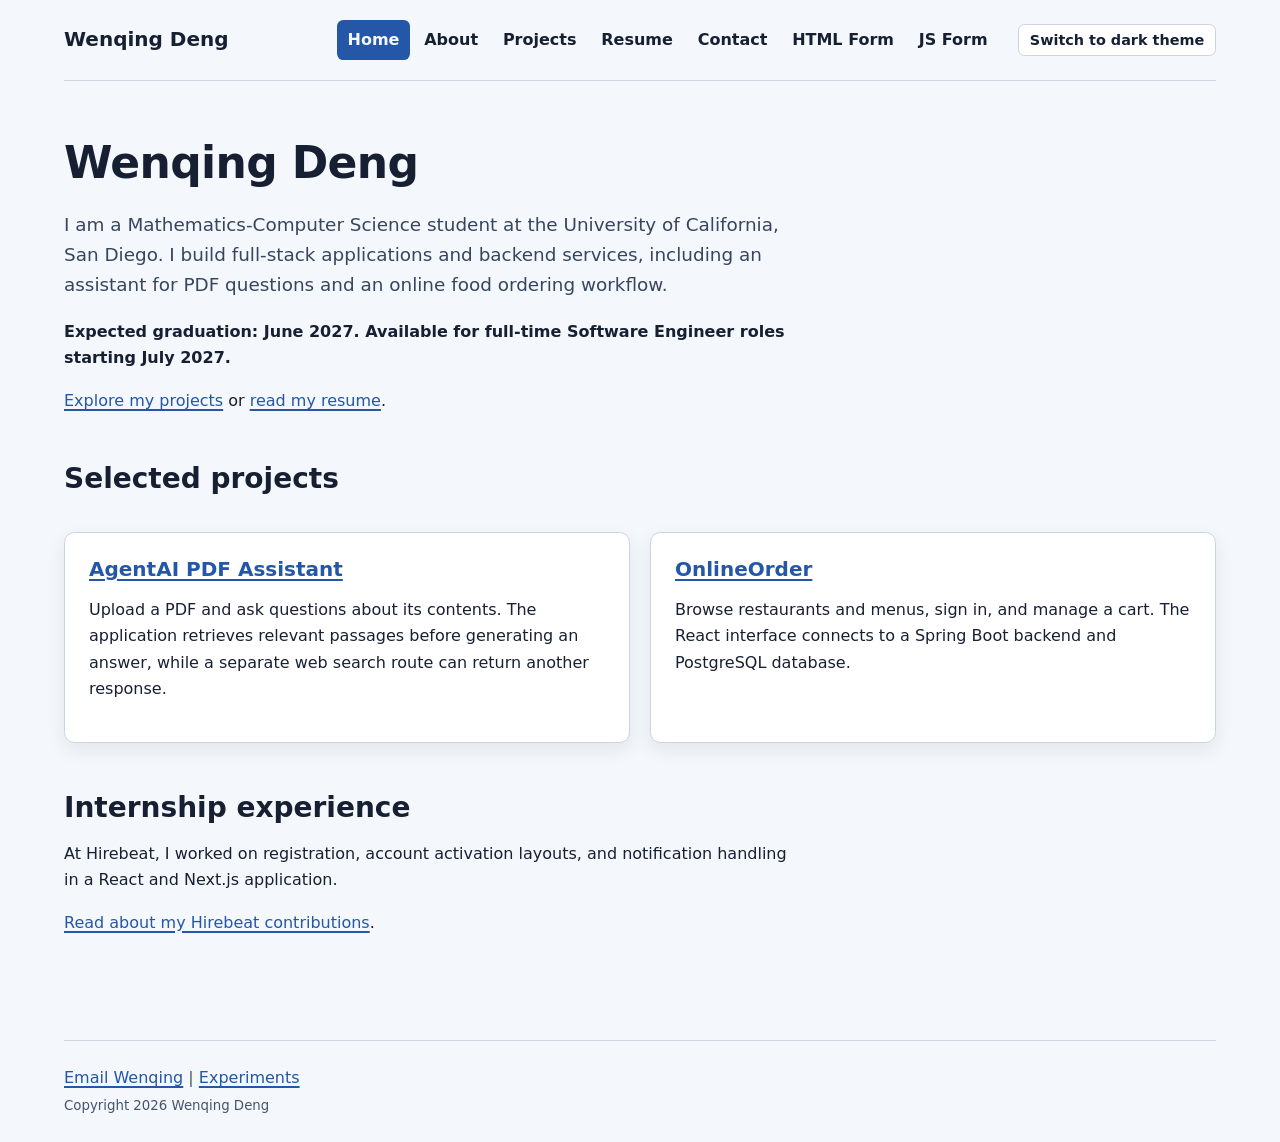
<file: index.html>
<!doctype html>
<html lang="en">
<head>
  <meta charset="utf-8">
  <meta name="viewport" content="width=device-width, initial-scale=1">
  <meta name="description" content="Home in Wenqing Deng's software engineering portfolio.">
  <title>Home | Wenqing Deng</title>
  <link rel="icon" href="favicon.svg" type="image/svg+xml">
  <link rel="stylesheet" href="main.css">
  <script src="theme.js" defer></script>
</head>
<body>
  <header>
    <p><a href="index.html"><span translate="no">Wenqing Deng</span></a></p>
    <nav aria-label="Main navigation">
      <ul>
        <li><a href="index.html" aria-current="page">Home</a></li>
        <li><a href="about.html">About</a></li>
        <li><a href="projects.html">Projects</a></li>
        <li><a href="resume.html">Resume</a></li>
        <li><a href="contact.html">Contact</a></li>
        <li><a href="form-no-js.html">HTML Form</a></li>
        <li><a href="form-with-js.html">JS Form</a></li>
      </ul>
    </nav>
    <div class="theme-controls js-only">
      <button class="theme-toggle" type="button" data-theme-toggle aria-pressed="false">Switch to dark theme</button>
    </div>
  </header>
  <main id="main-content">
<h1>Wenqing Deng</h1>
    <p>I am a Mathematics-Computer Science student at the University of California, San Diego.
    I build full-stack applications and backend services, including an assistant for PDF questions and an online food ordering workflow.</p>
    <p><strong>Expected graduation: June 2027. Available for full-time Software Engineer roles starting July 2027.</strong></p>
    <p><a href="projects.html">Explore my projects</a> or <a href="resume.html">read my resume</a>.</p>
    <section aria-labelledby="selected-work">
      <h2 id="selected-work">Selected projects</h2>
      <article>
        <h3><a href="agentai.html">AgentAI PDF Assistant</a></h3>
        <p>Upload a PDF and ask questions about its contents. The application retrieves relevant passages before generating an answer,
        while a separate web search route can return another response.</p>
      </article>
      <article>
        <h3><a href="onlineorder.html">OnlineOrder</a></h3>
        <p>Browse restaurants and menus, sign in, and manage a cart. The React interface connects to a Spring Boot backend and PostgreSQL database.</p>
      </article>
    </section>
    <section aria-labelledby="experience-preview">
      <h2 id="experience-preview">Internship experience</h2>
      <p>At Hirebeat, I worked on registration, account activation layouts, and notification handling in a React and Next.js application.</p>
      <p><a href="about.html#hirebeat">Read about my Hirebeat contributions</a>.</p>
    </section>
  </main>
  <footer>
    <p><a href="mailto:w2deng@ucsd.edu">Email Wenqing</a> | <a href="experiments.html">Experiments</a><br>
    <small>Copyright 2026 Wenqing Deng</small></p>
  </footer>
</body>
</html>
</file>
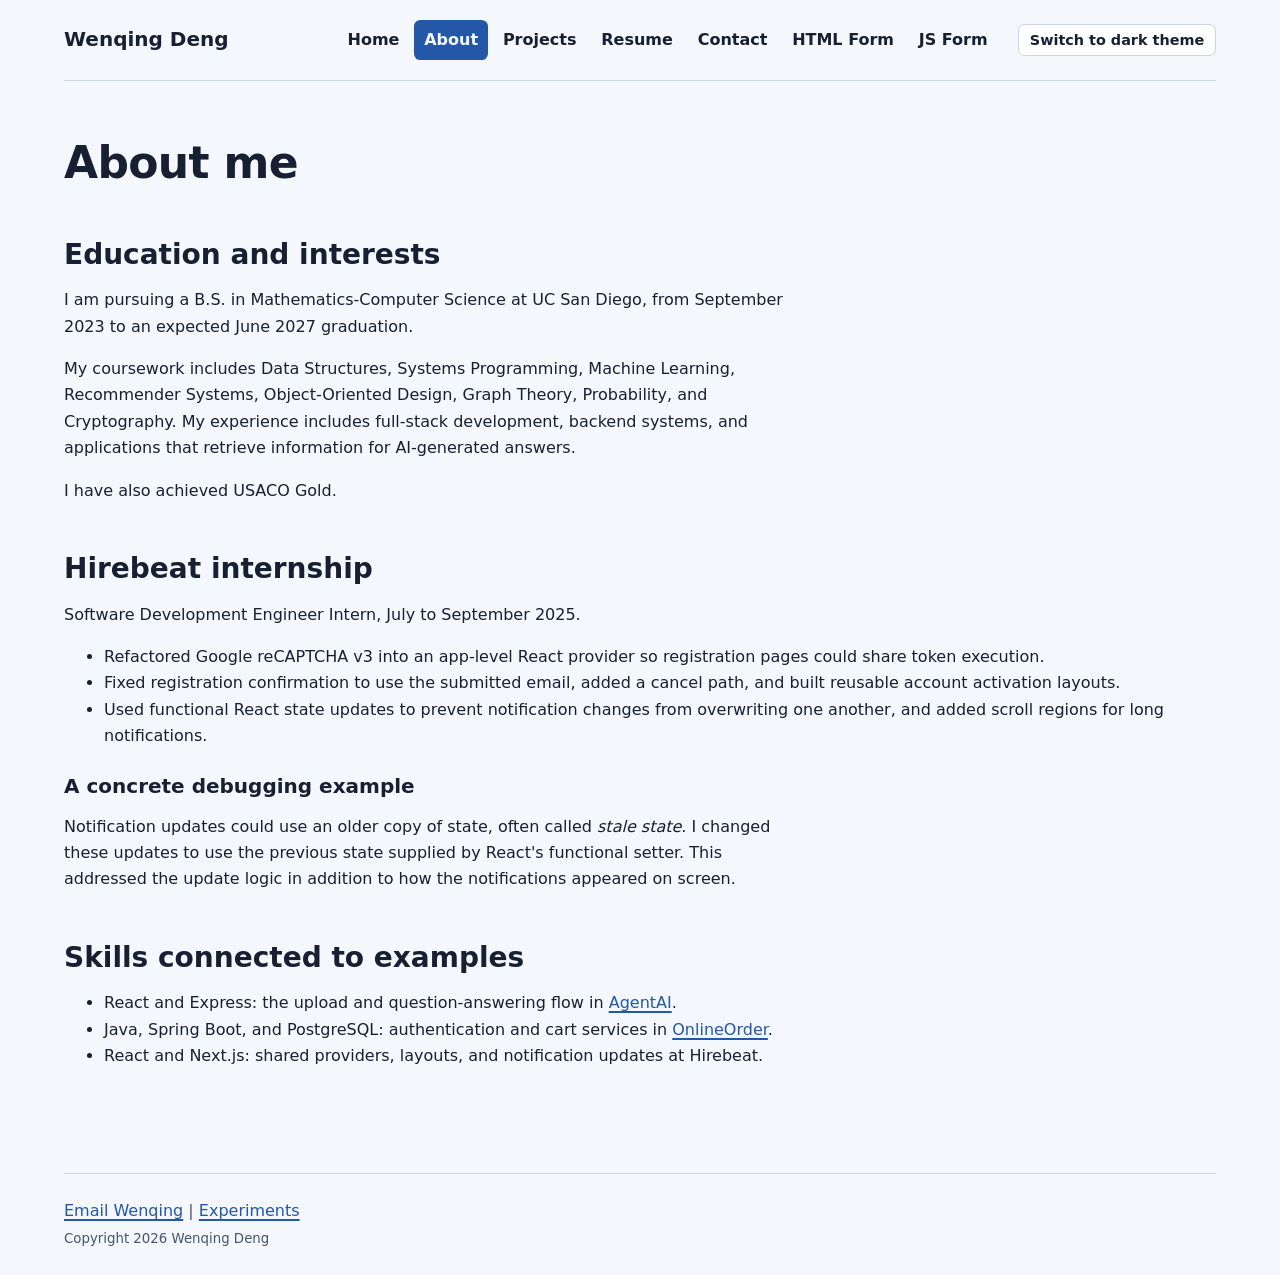
<file: about.html>
<!doctype html>
<html lang="en">
<head>
  <meta charset="utf-8">
  <meta name="viewport" content="width=device-width, initial-scale=1">
  <meta name="description" content="About in Wenqing Deng's software engineering portfolio.">
  <title>About | Wenqing Deng</title>
  <link rel="icon" href="favicon.svg" type="image/svg+xml">
  <link rel="stylesheet" href="main.css">
  <script src="theme.js" defer></script>
</head>
<body>
  <header>
    <p><a href="index.html"><span translate="no">Wenqing Deng</span></a></p>
    <nav aria-label="Main navigation">
      <ul>
        <li><a href="index.html">Home</a></li>
        <li><a href="about.html" aria-current="page">About</a></li>
        <li><a href="projects.html">Projects</a></li>
        <li><a href="resume.html">Resume</a></li>
        <li><a href="contact.html">Contact</a></li>
        <li><a href="form-no-js.html">HTML Form</a></li>
        <li><a href="form-with-js.html">JS Form</a></li>
      </ul>
    </nav>
    <div class="theme-controls js-only">
      <button class="theme-toggle" type="button" data-theme-toggle aria-pressed="false">Switch to dark theme</button>
    </div>
  </header>
  <main id="main-content">
<h1>About me</h1>
    <section aria-labelledby="education">
      <h2 id="education">Education and interests</h2>
      <p>I am pursuing a B.S. in Mathematics-Computer Science at UC San Diego, from September 2023 to an expected June 2027 graduation.</p>
      <p>My coursework includes Data Structures, Systems Programming, Machine Learning, Recommender Systems,
      Object-Oriented Design, Graph Theory, Probability, and Cryptography. My experience includes full-stack development,
      backend systems, and applications that retrieve information for AI-generated answers.</p>
      <p>I have also achieved USACO Gold.</p>
    </section>
    <section aria-labelledby="hirebeat">
      <h2 id="hirebeat">Hirebeat internship</h2>
      <p>Software Development Engineer Intern, July to September 2025.</p>
      <ul>
        <li>Refactored Google reCAPTCHA v3 into an app-level React provider so registration pages could share token execution.</li>
        <li>Fixed registration confirmation to use the submitted email, added a cancel path, and built reusable account activation layouts.</li>
        <li>Used functional React state updates to prevent notification changes from overwriting one another, and added scroll regions for long notifications.</li>
      </ul>
      <h3>A concrete debugging example</h3>
      <p>Notification updates could use an older copy of state, often called <i>stale state</i>.
      I changed these updates to use the previous state supplied by React's functional setter.
      This addressed the update logic in addition to how the notifications appeared on screen.</p>
    </section>
    <section aria-labelledby="skills">
      <h2 id="skills">Skills connected to examples</h2>
      <ul>
        <li>React and Express: the upload and question-answering flow in <a href="agentai.html">AgentAI</a>.</li>
        <li>Java, Spring Boot, and PostgreSQL: authentication and cart services in <a href="onlineorder.html">OnlineOrder</a>.</li>
        <li>React and Next.js: shared providers, layouts, and notification updates at Hirebeat.</li>
      </ul>
    </section>
  </main>
  <footer>
    <p><a href="mailto:w2deng@ucsd.edu">Email Wenqing</a> | <a href="experiments.html">Experiments</a><br>
    <small>Copyright 2026 Wenqing Deng</small></p>
  </footer>
</body>
</html>
</file>
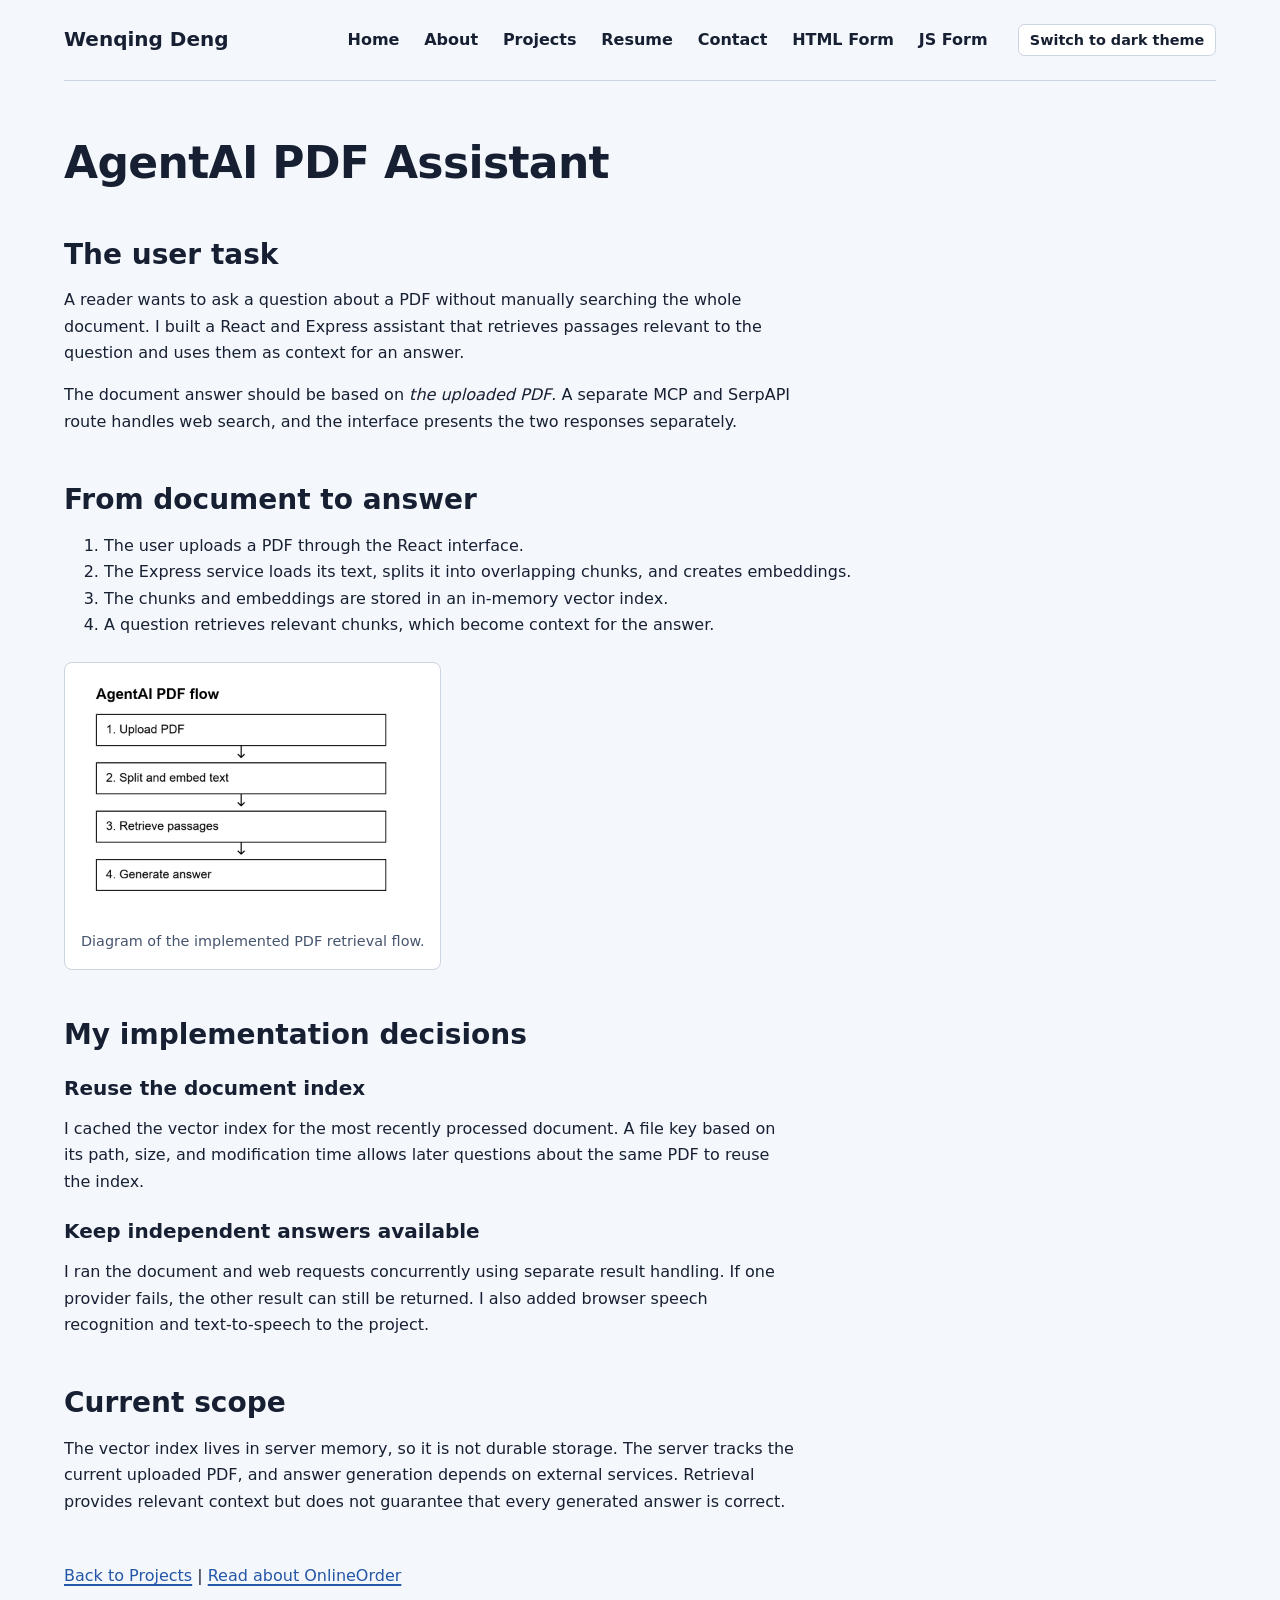
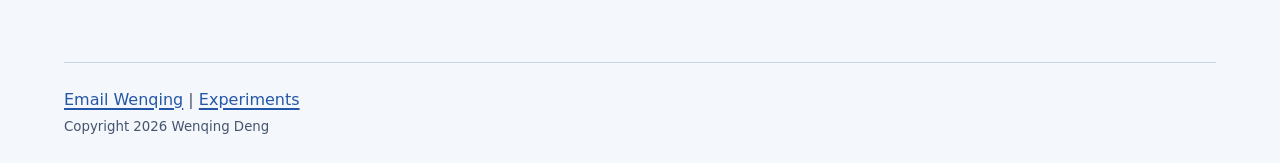
<file: agentai.html>
<!doctype html>
<html lang="en">
<head>
  <meta charset="utf-8">
  <meta name="viewport" content="width=device-width, initial-scale=1">
  <meta name="description" content="AgentAI PDF Assistant in Wenqing Deng's software engineering portfolio.">
  <title>AgentAI PDF Assistant | Wenqing Deng</title>
  <link rel="icon" href="favicon.svg" type="image/svg+xml">
  <link rel="stylesheet" href="main.css">
  <script src="theme.js" defer></script>
</head>
<body>
  <header>
    <p><a href="index.html"><span translate="no">Wenqing Deng</span></a></p>
    <nav aria-label="Main navigation">
      <ul>
        <li><a href="index.html">Home</a></li>
        <li><a href="about.html">About</a></li>
        <li><a href="projects.html">Projects</a></li>
        <li><a href="resume.html">Resume</a></li>
        <li><a href="contact.html">Contact</a></li>
        <li><a href="form-no-js.html">HTML Form</a></li>
        <li><a href="form-with-js.html">JS Form</a></li>
      </ul>
    </nav>
    <div class="theme-controls js-only">
      <button class="theme-toggle" type="button" data-theme-toggle aria-pressed="false">Switch to dark theme</button>
    </div>
  </header>
  <main id="main-content">
<h1>AgentAI PDF Assistant</h1>
    <section aria-labelledby="agentai-problem">
      <h2 id="agentai-problem">The user task</h2>
      <p>A reader wants to ask a question about a PDF without manually searching the whole document.
      I built a React and Express assistant that retrieves passages relevant to the question and uses them as context for an answer.</p>
      <p>The document answer should be based on <em>the uploaded PDF</em>. A separate MCP and SerpAPI route handles web search,
      and the interface presents the two responses separately.</p>
    </section>
    <section aria-labelledby="agentai-flow">
      <h2 id="agentai-flow">From document to answer</h2>
      <ol>
        <li>The user uploads a PDF through the React interface.</li>
        <li>The Express service loads its text, splits it into overlapping chunks, and creates embeddings.</li>
        <li>The chunks and embeddings are stored in an in-memory vector index.</li>
        <li>A question retrieves relevant chunks, which become context for the answer.</li>
      </ol>
      <figure>
        <picture>
          <source srcset="agentai-flow.webp" type="image/webp">
          <img src="agentai-flow.png" width="320" height="240"
               alt="AgentAI flow: upload a PDF, split and embed its text, retrieve passages, then generate an answer.">
        </picture>
        <figcaption>Diagram of the implemented PDF retrieval flow.</figcaption>
      </figure>
    </section>
    <section aria-labelledby="agentai-decisions">
      <h2 id="agentai-decisions">My implementation decisions</h2>
      <h3>Reuse the document index</h3>
      <p>I cached the vector index for the most recently processed document.
      A file key based on its path, size, and modification time allows later questions about the same PDF to reuse the index.</p>
      <h3>Keep independent answers available</h3>
      <p>I ran the document and web requests concurrently using separate result handling.
      If one provider fails, the other result can still be returned. I also added browser speech recognition and text-to-speech to the project.</p>
    </section>
    <section aria-labelledby="agentai-limits">
      <h2 id="agentai-limits">Current scope</h2>
      <p>The vector index lives in server memory, so it is not durable storage. The server tracks the current uploaded PDF,
      and answer generation depends on external services. Retrieval provides relevant context but does not guarantee that every generated answer is correct.</p>
    </section>
    <p><a href="projects.html">Back to Projects</a> | <a href="onlineorder.html">Read about OnlineOrder</a></p>
  </main>
  <footer>
    <p><a href="mailto:w2deng@ucsd.edu">Email Wenqing</a> | <a href="experiments.html">Experiments</a><br>
    <small>Copyright 2026 Wenqing Deng</small></p>
  </footer>
</body>
</html>
</file>
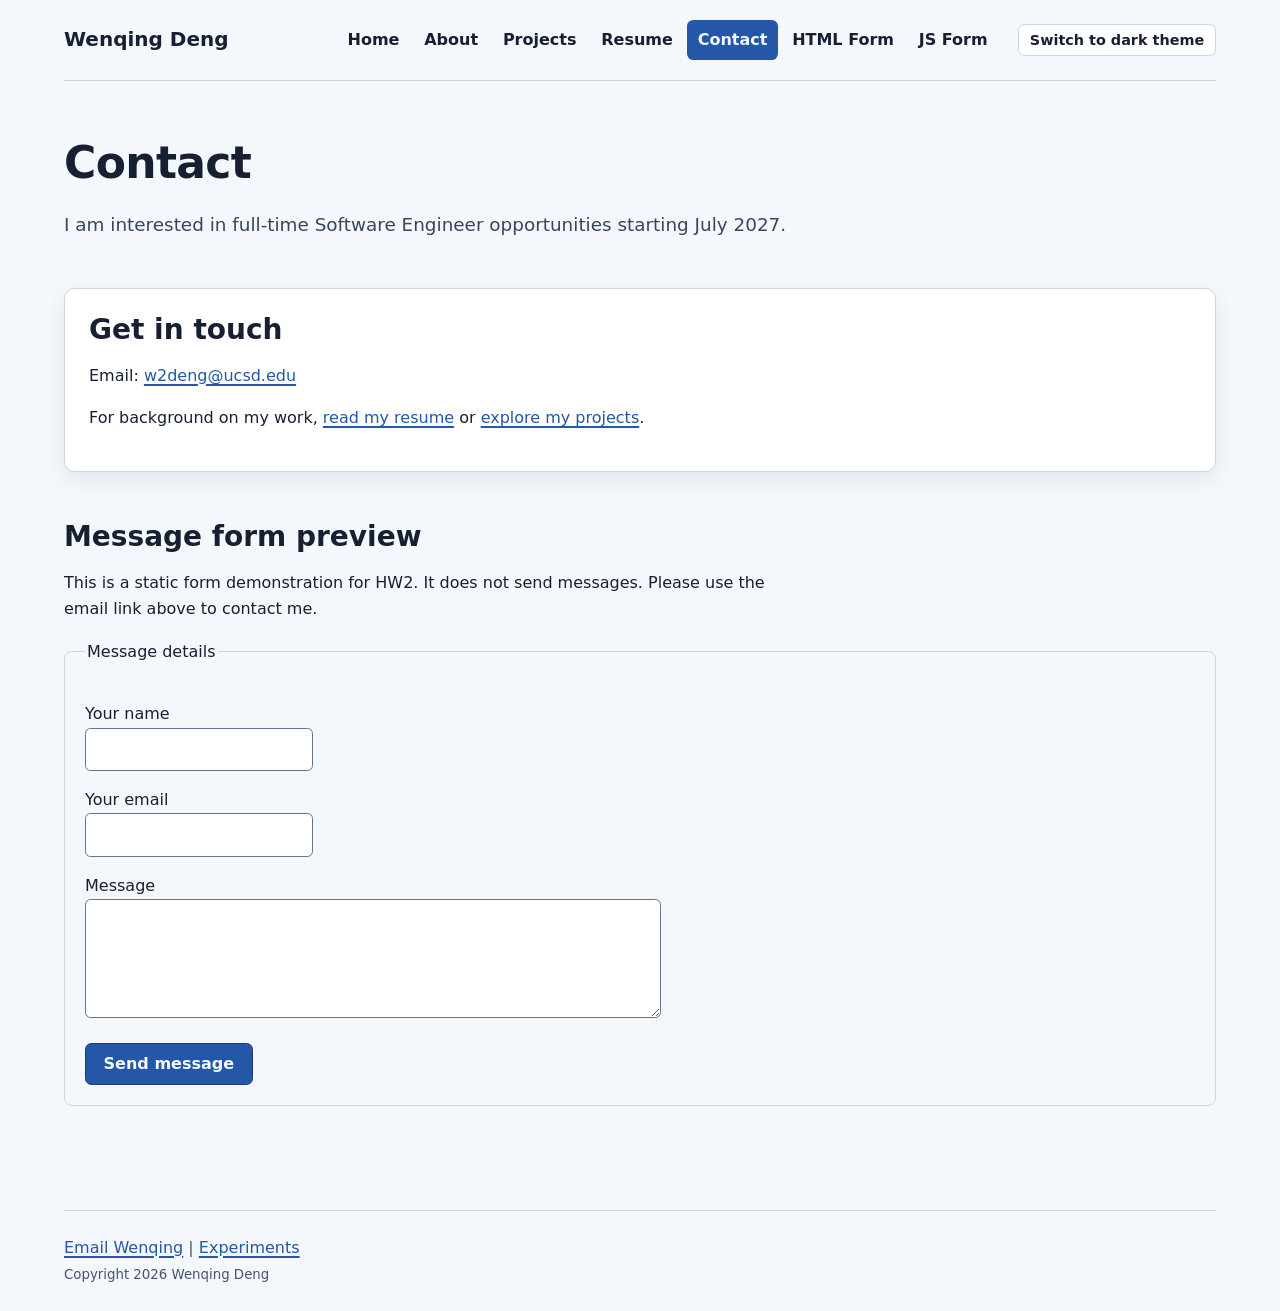
<file: contact.html>
<!doctype html>
<html lang="en">
<head>
  <meta charset="utf-8">
  <meta name="viewport" content="width=device-width, initial-scale=1">
  <meta name="description" content="Contact in Wenqing Deng's software engineering portfolio.">
  <title>Contact | Wenqing Deng</title>
  <link rel="icon" href="favicon.svg" type="image/svg+xml">
  <link rel="stylesheet" href="main.css">
  <script src="theme.js" defer></script>
</head>
<body>
  <header>
    <p><a href="index.html"><span translate="no">Wenqing Deng</span></a></p>
    <nav aria-label="Main navigation">
      <ul>
        <li><a href="index.html">Home</a></li>
        <li><a href="about.html">About</a></li>
        <li><a href="projects.html">Projects</a></li>
        <li><a href="resume.html">Resume</a></li>
        <li><a href="contact.html" aria-current="page">Contact</a></li>
        <li><a href="form-no-js.html">HTML Form</a></li>
        <li><a href="form-with-js.html">JS Form</a></li>
      </ul>
    </nav>
    <div class="theme-controls js-only">
      <button class="theme-toggle" type="button" data-theme-toggle aria-pressed="false">Switch to dark theme</button>
    </div>
  </header>
  <main id="main-content">
<h1>Contact</h1>
    <p>I am interested in full-time Software Engineer opportunities starting July 2027.</p>
    <div role="group" aria-labelledby="contact-links">
      <h2 id="contact-links">Get in touch</h2>
      <p>Email: <a href="mailto:w2deng@ucsd.edu">w2deng@ucsd.edu</a></p>
      <p>For background on my work, <a href="resume.html">read my resume</a> or <a href="projects.html">explore my projects</a>.</p>
    </div>
    <section aria-labelledby="message-preview">
      <h2 id="message-preview">Message form preview</h2>
      <p id="form-note">This is a static form demonstration for HW2. It does not send messages. Please use the email link above to contact me.</p>
      <form aria-describedby="form-note">
        <fieldset disabled>
          <legend>Message details</legend>
          <p><label for="sender-name">Your name</label><br>
          <input id="sender-name" name="name" type="text" autocomplete="name"></p>
          <p><label for="sender-email">Your email</label><br>
          <input id="sender-email" name="email" type="email" autocomplete="email"></p>
          <p><label for="message">Message</label><br>
          <textarea id="message" name="message" rows="5" cols="30"></textarea></p>
          <button type="button">Send message</button>
        </fieldset>
      </form>
    </section>
  </main>
  <footer>
    <p><a href="mailto:w2deng@ucsd.edu">Email Wenqing</a> | <a href="experiments.html">Experiments</a><br>
    <small>Copyright 2026 Wenqing Deng</small></p>
  </footer>
</body>
</html>
</file>
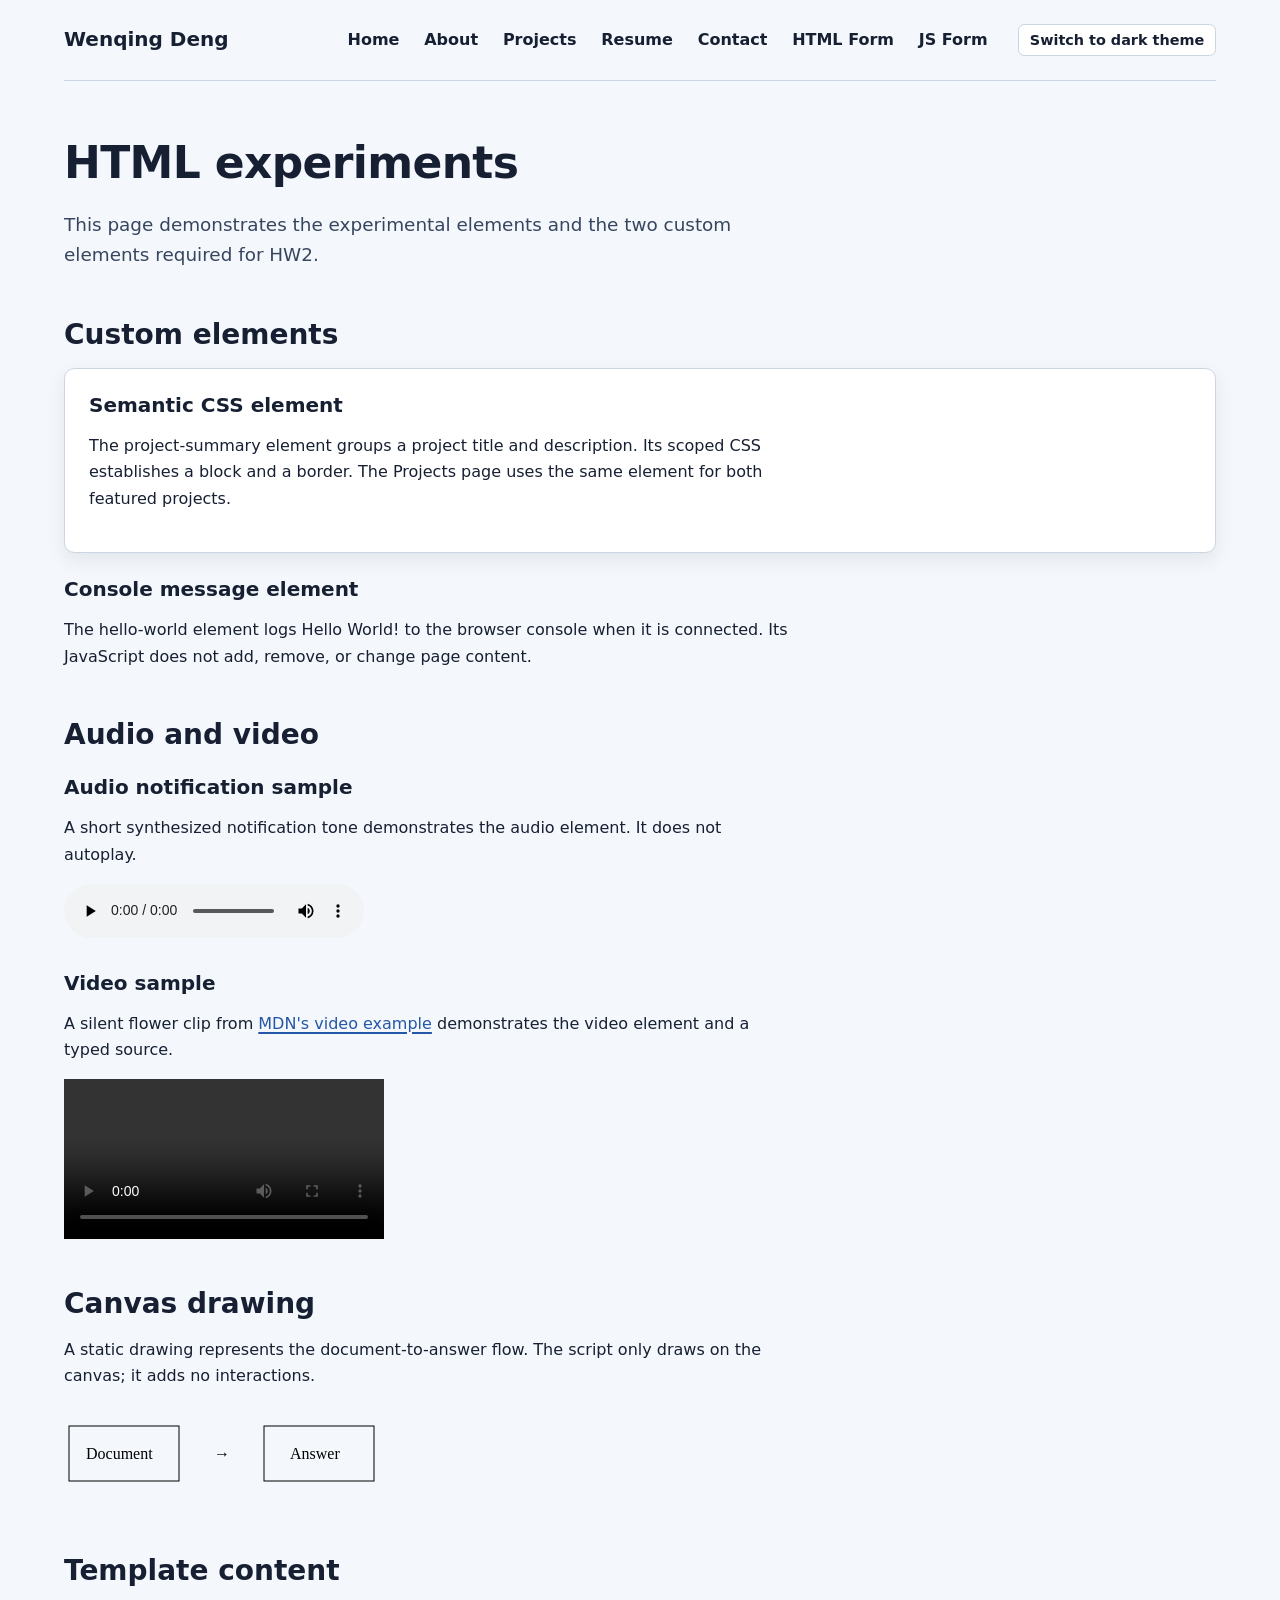
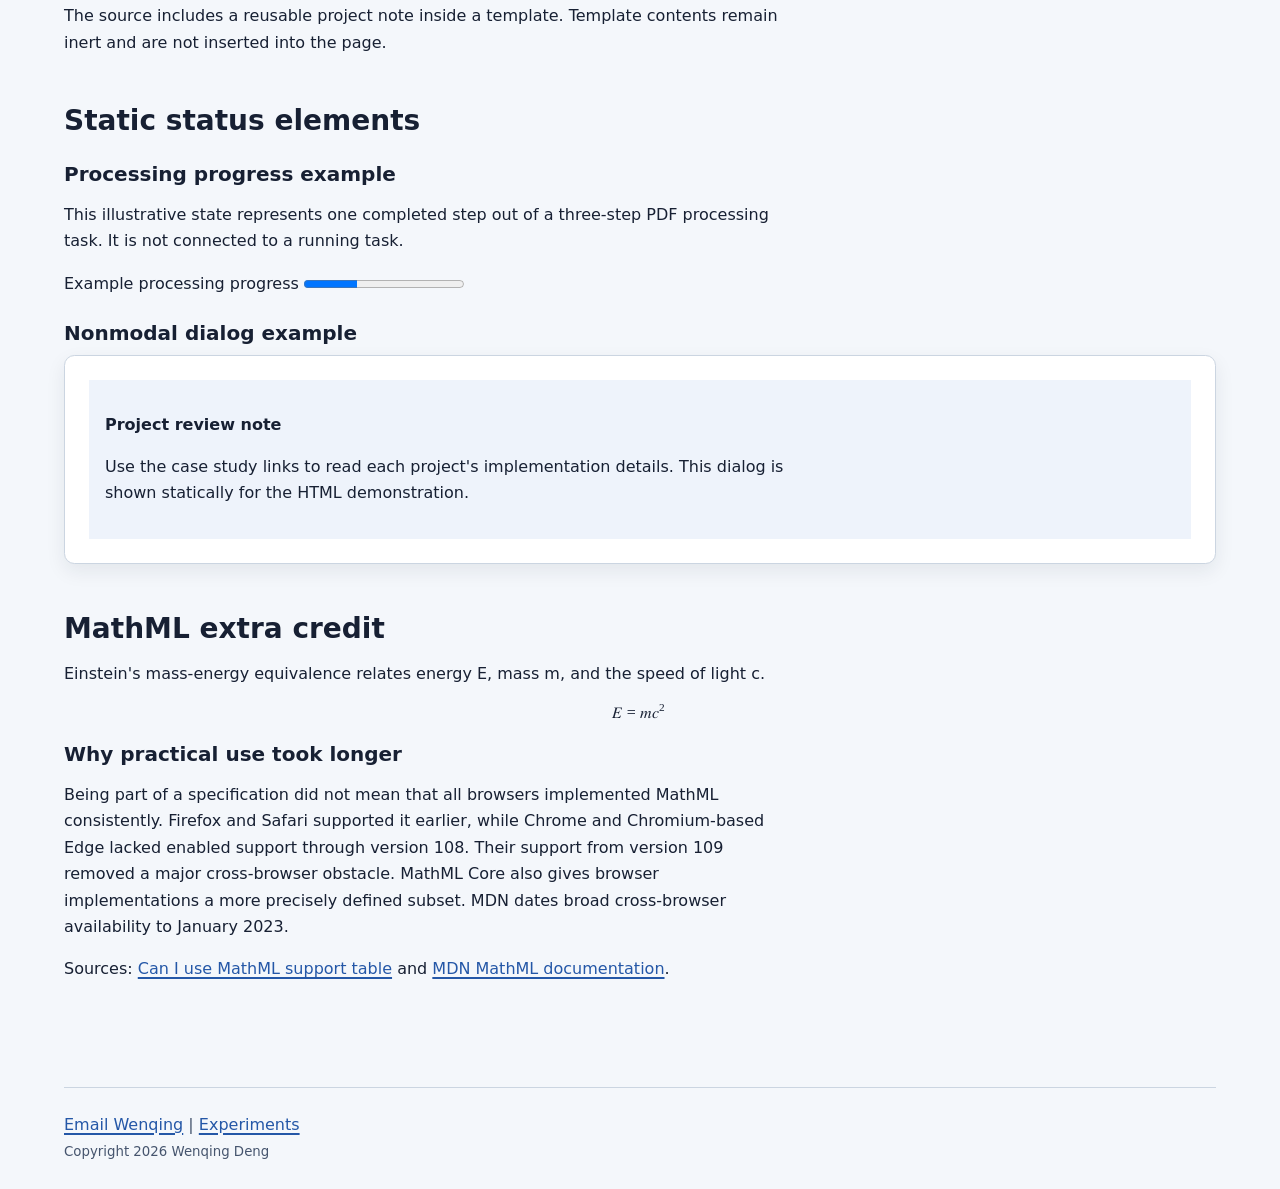
<file: experiments.html>
<!doctype html>
<html lang="en">
<head>
  <meta charset="utf-8">
  <meta name="viewport" content="width=device-width, initial-scale=1">
  <meta name="description" content="HTML Experiments in Wenqing Deng's software engineering portfolio.">
  <title>HTML Experiments | Wenqing Deng</title>
  <link rel="icon" href="favicon.svg" type="image/svg+xml">
  <link rel="stylesheet" href="main.css">
  <script src="theme.js" defer></script>
</head>
<body>
  <header>
    <p><a href="index.html"><span translate="no">Wenqing Deng</span></a></p>
    <nav aria-label="Main navigation">
      <ul>
        <li><a href="index.html">Home</a></li>
        <li><a href="about.html">About</a></li>
        <li><a href="projects.html">Projects</a></li>
        <li><a href="resume.html">Resume</a></li>
        <li><a href="contact.html">Contact</a></li>
        <li><a href="form-no-js.html">HTML Form</a></li>
        <li><a href="form-with-js.html">JS Form</a></li>
      </ul>
    </nav>
    <div class="theme-controls js-only">
      <button class="theme-toggle" type="button" data-theme-toggle aria-pressed="false">Switch to dark theme</button>
    </div>
  </header>
  <main id="main-content">
<h1>HTML experiments</h1>
    <p>This page demonstrates the experimental elements and the two custom elements required for HW2.</p>
    <section aria-labelledby="custom-elements">
      <h2 id="custom-elements">Custom elements</h2>
      <project-summary>
        <h3>Semantic CSS element</h3>
        <p>The project-summary element groups a project title and description. Its scoped CSS establishes a block and a border.
        The Projects page uses the same element for both featured projects.</p>
      </project-summary>
      <h3>Console message element</h3>
      <p>The hello-world element logs Hello World! to the browser console when it is connected.
      Its JavaScript does not add, remove, or change page content.</p>
      <hello-world></hello-world>
      <script>
        class HelloWorld extends HTMLElement {
          connectedCallback() {
            console.log("Hello World!");
          }
        }
        customElements.define("hello-world", HelloWorld);
      </script>
    </section>
    <section aria-labelledby="media-examples">
      <h2 id="media-examples">Audio and video</h2>
      <h3>Audio notification sample</h3>
      <p>A short synthesized notification tone demonstrates the audio element. It does not autoplay.</p>
      <audio controls preload="metadata">
        <source src="notification.wav" type="audio/wav">
        <a href="notification.wav">Download the notification tone</a>.
      </audio>
      <h3>Video sample</h3>
      <p>A silent flower clip from <a href="https://developer.mozilla.org/en-US/docs/Web/HTML/Reference/Elements/video">MDN's video example</a>
      demonstrates the video element and a typed source.</p>
      <video controls width="320" preload="metadata">
        <source src="https://developer.mozilla.org/shared-assets/videos/flower.mp4" type="video/mp4">
        <track kind="captions" src="flower-captions.vtt" srclang="en" label="English" default>
        <a href="https://developer.mozilla.org/shared-assets/videos/flower.mp4">Open the flower video</a>.
      </video>
    </section>
    <section aria-labelledby="canvas-example">
      <h2 id="canvas-example">Canvas drawing</h2>
      <p>A static drawing represents the document-to-answer flow. The script only draws on the canvas; it adds no interactions.</p>
      <canvas id="flow-canvas" width="320" height="100" role="img" aria-label="A document leads to an answer">
        A document is processed to produce an answer.
      </canvas>
      <script>
        const context = document.getElementById("flow-canvas").getContext("2d");
        context.strokeRect(5, 20, 110, 55);
        context.strokeRect(200, 20, 110, 55);
        context.font = "16px serif";
        context.fillText("Document", 22, 53);
        context.fillText("Answer", 226, 53);
        context.fillText("→", 150, 53);
      </script>
      <noscript><p>The canvas drawing and console message need the permitted demonstration scripts.
      All portfolio text and navigation remain available without JavaScript.</p></noscript>
    </section>
    <section aria-labelledby="template-example">
      <h2 id="template-example">Template content</h2>
      <p>The source includes a reusable project note inside a template. Template contents remain inert and are not inserted into the page.</p>
      <template id="project-note-template">
        <article>
          <h3>Project note</h3>
          <p>A future project note can describe a problem, its implementation, and the result.</p>
        </article>
      </template>
    </section>
    <section aria-labelledby="static-state">
      <h2 id="static-state">Static status elements</h2>
      <h3>Processing progress example</h3>
      <p>This illustrative state represents one completed step out of a three-step PDF processing task. It is not connected to a running task.</p>
      <label for="processing-progress">Example processing progress</label>
      <progress id="processing-progress" value="1" max="3">1 of 3 steps</progress>
      <h3>Nonmodal dialog example</h3>
      <project-summary>
        <dialog open aria-labelledby="review-note">
          <p id="review-note"><strong>Project review note</strong></p>
          <p>Use the case study links to read each project's implementation details. This dialog is shown statically for the HTML demonstration.</p>
        </dialog>
      </project-summary>
    </section>
    <section aria-labelledby="mathml-example">
      <h2 id="mathml-example">MathML extra credit</h2>
      <p>Einstein's mass-energy equivalence relates energy E, mass m, and the speed of light c.</p>
      <math xmlns="http://www.w3.org/1998/Math/MathML" display="block">
        <mrow><mi>E</mi><mo>=</mo><mi>m</mi><msup><mi>c</mi><mn>2</mn></msup></mrow>
      </math>
      <h3>Why practical use took longer</h3>
      <p>Being part of a specification did not mean that all browsers implemented MathML consistently.
      Firefox and Safari supported it earlier, while Chrome and Chromium-based Edge lacked enabled support through version 108.
      Their support from version 109 removed a major cross-browser obstacle.
      MathML Core also gives browser implementations a more precisely defined subset.
      MDN dates broad cross-browser availability to January 2023.</p>
      <p>Sources: <a href="https://caniuse.com/mathml">Can I use MathML support table</a> and
      <a href="https://developer.mozilla.org/en-US/docs/Web/MathML">MDN MathML documentation</a>.</p>
    </section>
  </main>
  <footer>
    <p><a href="mailto:w2deng@ucsd.edu">Email Wenqing</a> | <a href="experiments.html">Experiments</a><br>
    <small>Copyright 2026 Wenqing Deng</small></p>
  </footer>
</body>
</html>
</file>
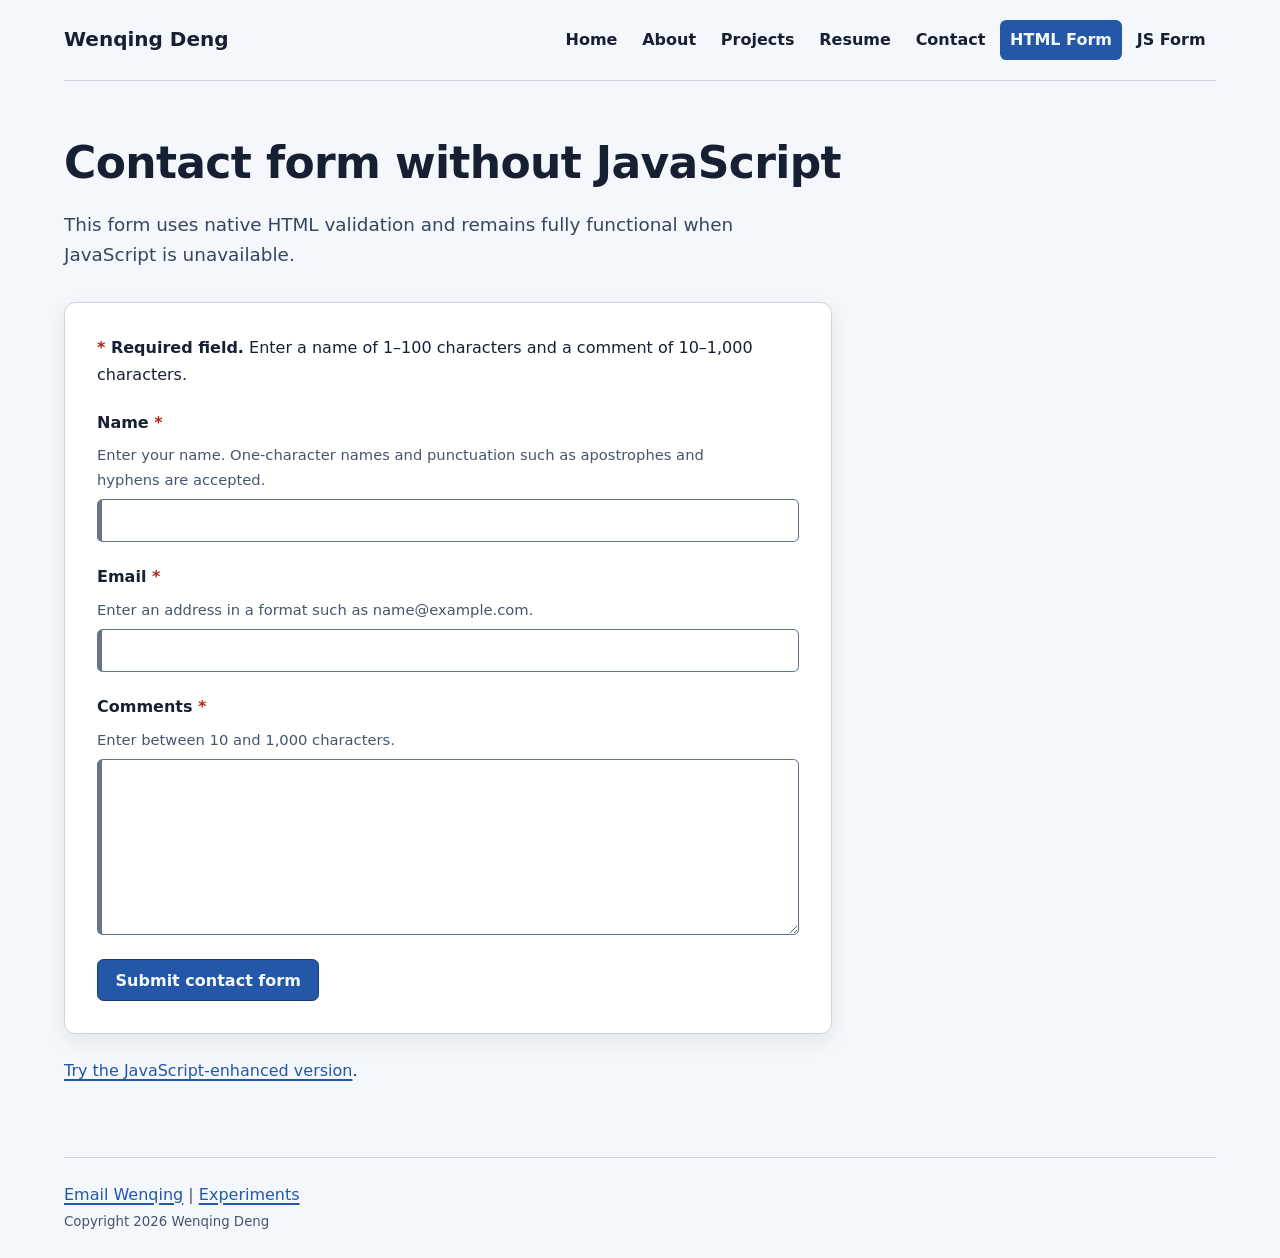
<file: form-no-js.html>
<!DOCTYPE html>
<html lang="en">
<head>
  <meta charset="utf-8">
  <meta name="viewport" content="width=device-width, initial-scale=1">
  <meta name="description" content="A contact form that works without JavaScript in Wenqing Deng's portfolio.">
  <title>HTML Contact Form | Wenqing Deng</title>
  <link rel="icon" href="favicon.svg" type="image/svg+xml">
  <link rel="stylesheet" href="main.css">
</head>
<body>
  <header>
    <p><a href="index.html"><span translate="no">Wenqing Deng</span></a></p>
    <nav aria-label="Main navigation">
      <ul>
        <li><a href="index.html">Home</a></li>
        <li><a href="about.html">About</a></li>
        <li><a href="projects.html">Projects</a></li>
        <li><a href="resume.html">Resume</a></li>
        <li><a href="contact.html">Contact</a></li>
        <li><a href="form-no-js.html" aria-current="page">HTML Form</a></li>
        <li><a href="form-with-js.html">JS Form</a></li>
      </ul>
    </nav>
  </header>
  <main id="main-content">
    <h1>Contact form without JavaScript</h1>
    <p>This form uses native HTML validation and remains fully functional when JavaScript is unavailable.</p>

    <form class="contact-form" action="https://httpbin.org/post" method="post">
      <p class="form-intro"><span class="required-note"><span class="required-marker" aria-hidden="true">*</span> Required field.</span>
      Enter a name of 1–100 characters and a comment of 10–1,000 characters.</p>

      <div class="form-field">
        <label for="name">Name <span class="required-marker" aria-hidden="true">*</span></label>
        <p class="field-instructions" id="name-instructions">Enter your name. One-character names and punctuation such as apostrophes and hyphens are accepted.</p>
        <input id="name" name="name" type="text" autocomplete="name" required minlength="1" maxlength="100" aria-describedby="name-instructions">
      </div>

      <div class="form-field">
        <label for="email">Email <span class="required-marker" aria-hidden="true">*</span></label>
        <p class="field-instructions" id="email-instructions">Enter an address in a format such as name@example.com.</p>
        <input id="email" name="email" type="email" autocomplete="email" required aria-describedby="email-instructions">
      </div>

      <div class="form-field">
        <label for="comments">Comments <span class="required-marker" aria-hidden="true">*</span></label>
        <p class="field-instructions" id="comments-instructions">Enter between 10 and 1,000 characters.</p>
        <textarea id="comments" name="comments" rows="8" required minlength="10" maxlength="1000" aria-describedby="comments-instructions"></textarea>
      </div>

      <input type="hidden" name="possible_bot" value="true">
      <p class="form-actions"><button type="submit">Submit contact form</button></p>
    </form>

    <p class="form-alternative"><a href="form-with-js.html">Try the JavaScript-enhanced version</a>.</p>
  </main>
  <footer>
    <p><a href="mailto:w2deng@ucsd.edu">Email Wenqing</a> | <a href="experiments.html">Experiments</a><br>
    <small>Copyright 2026 Wenqing Deng</small></p>
  </footer>
</body>
</html>
</file>
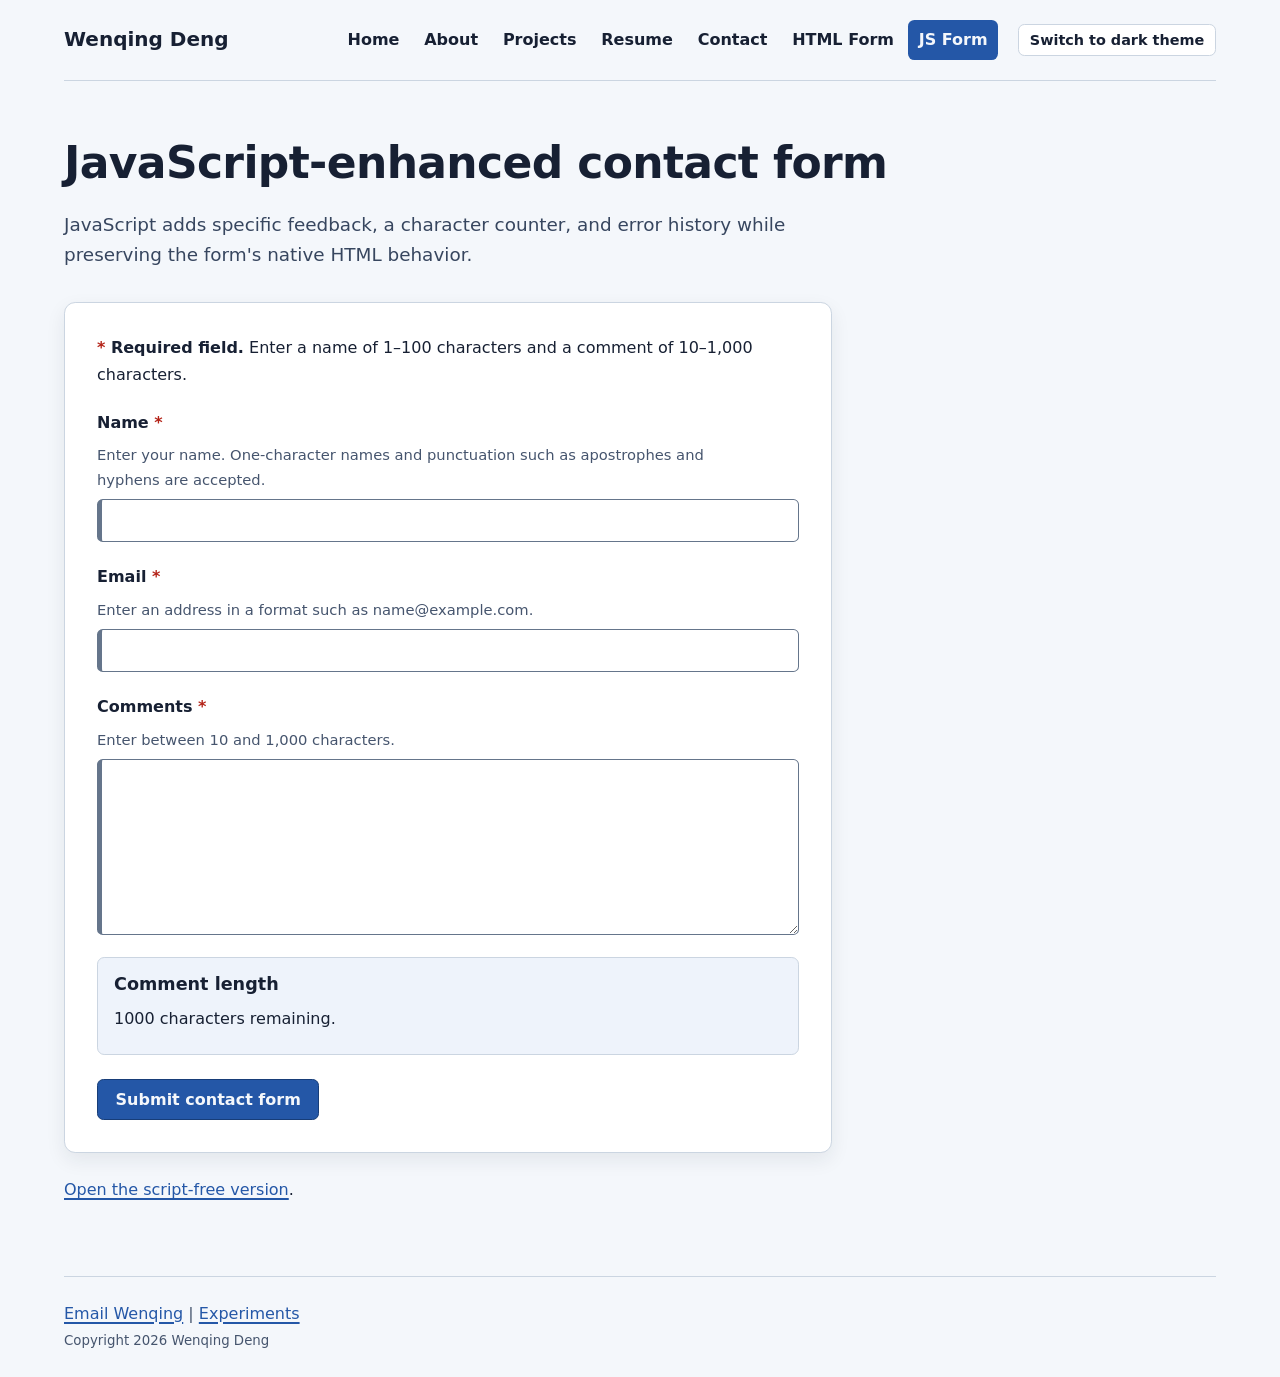
<file: form-with-js.html>
<!DOCTYPE html>
<html lang="en">
<head>
  <meta charset="utf-8">
  <meta name="viewport" content="width=device-width, initial-scale=1">
  <meta name="description" content="A progressively enhanced contact form in Wenqing Deng's portfolio.">
  <title>Enhanced Contact Form | Wenqing Deng</title>
  <link rel="icon" href="favicon.svg" type="image/svg+xml">
  <link rel="stylesheet" href="main.css">
  <script src="theme.js" defer></script>
  <script src="form.js" defer></script>
</head>
<body>
  <header>
    <p><a href="index.html"><span translate="no">Wenqing Deng</span></a></p>
    <nav aria-label="Main navigation">
      <ul>
        <li><a href="index.html">Home</a></li>
        <li><a href="about.html">About</a></li>
        <li><a href="projects.html">Projects</a></li>
        <li><a href="resume.html">Resume</a></li>
        <li><a href="contact.html">Contact</a></li>
        <li><a href="form-no-js.html">HTML Form</a></li>
        <li><a href="form-with-js.html" aria-current="page">JS Form</a></li>
      </ul>
    </nav>
    <div class="theme-controls js-only">
      <button class="theme-toggle" type="button" data-theme-toggle aria-pressed="false">Switch to dark theme</button>
    </div>
  </header>
  <main id="main-content">
    <h1>JavaScript-enhanced contact form</h1>
    <p>JavaScript adds specific feedback, a character counter, and error history while preserving the form's native HTML behavior.</p>

    <form id="contact-form" class="contact-form" action="https://httpbin.org/post" method="post">
      <p class="form-intro"><span class="required-note"><span class="required-marker" aria-hidden="true">*</span> Required field.</span>
      Enter a name of 1–100 characters and a comment of 10–1,000 characters.</p>

      <div class="form-field">
        <label for="name">Name <span class="required-marker" aria-hidden="true">*</span></label>
        <p class="field-instructions" id="name-instructions">Enter your name. One-character names and punctuation such as apostrophes and hyphens are accepted.</p>
        <input id="name" name="name" type="text" autocomplete="name" required minlength="1" maxlength="100"
               aria-describedby="name-instructions name-error" data-label="Name">
      </div>

      <div class="form-field">
        <label for="email">Email <span class="required-marker" aria-hidden="true">*</span></label>
        <p class="field-instructions" id="email-instructions">Enter an address in a format such as name@example.com.</p>
        <input id="email" name="email" type="email" autocomplete="email" required
               aria-describedby="email-instructions email-error" data-label="Email">
      </div>

      <div class="form-field">
        <label for="comments">Comments <span class="required-marker" aria-hidden="true">*</span></label>
        <p class="field-instructions" id="comments-instructions">Enter between 10 and 1,000 characters.</p>
        <textarea id="comments" name="comments" rows="8" required minlength="10" maxlength="1000"
                  aria-describedby="comments-instructions comments-error comments-counter" data-label="Comments"></textarea>
      </div>

      <section id="error-area" class="form-feedback error-area" aria-labelledby="error-heading" aria-live="polite" hidden>
        <h2 id="error-heading">Please correct these form errors</h2>
        <p id="name-error" class="field-error" hidden></p>
        <p id="email-error" class="field-error" hidden></p>
        <p id="comments-error" class="field-error" hidden></p>
      </section>

      <section id="information-area" class="form-feedback information-area" aria-labelledby="information-heading" hidden>
        <h2 id="information-heading">Comment length</h2>
        <p id="comments-counter">1,000 characters remaining.</p>
      </section>

      <input type="hidden" name="possible_bot" value="true">
      <input id="form-errors-history" type="hidden" name="form-errors" value="[]">
      <p class="form-actions"><button type="submit">Submit contact form</button></p>
    </form>

    <p class="form-alternative"><a href="form-no-js.html">Open the script-free version</a>.</p>
  </main>
  <footer>
    <p><a href="mailto:w2deng@ucsd.edu">Email Wenqing</a> | <a href="experiments.html">Experiments</a><br>
    <small>Copyright 2026 Wenqing Deng</small></p>
  </footer>
</body>
</html>
</file>
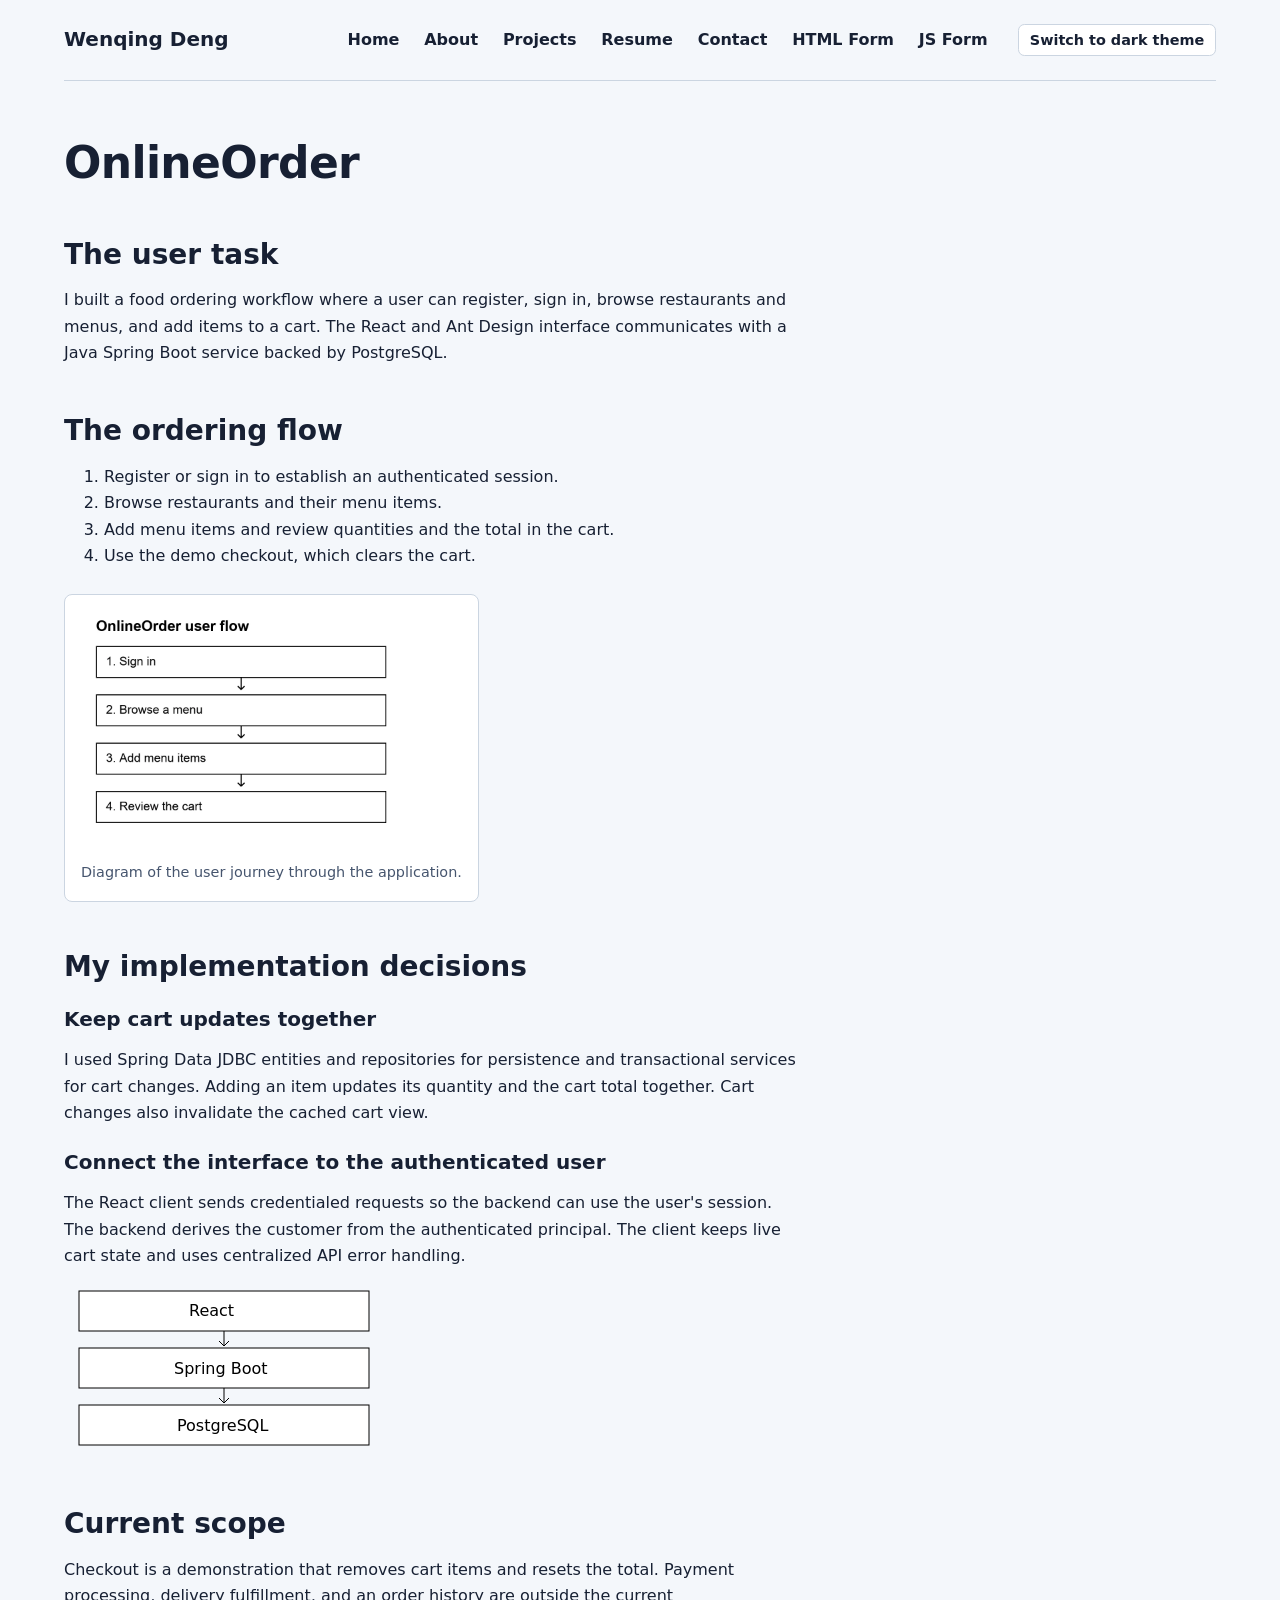
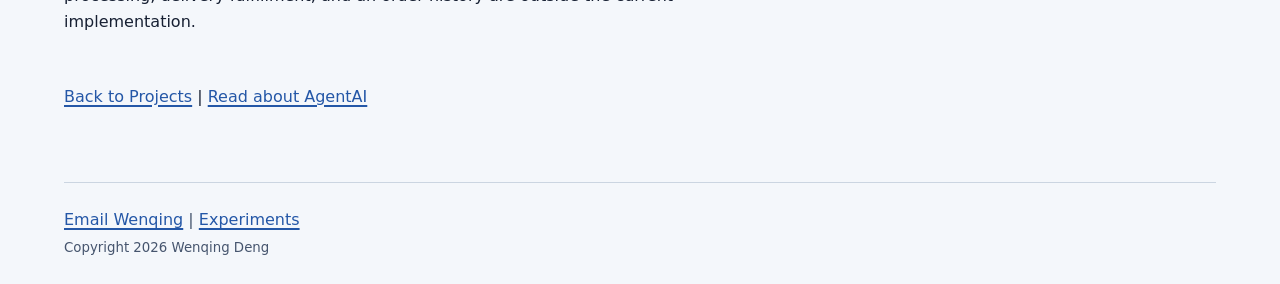
<file: onlineorder.html>
<!doctype html>
<html lang="en">
<head>
  <meta charset="utf-8">
  <meta name="viewport" content="width=device-width, initial-scale=1">
  <meta name="description" content="OnlineOrder in Wenqing Deng's software engineering portfolio.">
  <title>OnlineOrder | Wenqing Deng</title>
  <link rel="icon" href="favicon.svg" type="image/svg+xml">
  <link rel="stylesheet" href="main.css">
  <script src="theme.js" defer></script>
</head>
<body>
  <header>
    <p><a href="index.html"><span translate="no">Wenqing Deng</span></a></p>
    <nav aria-label="Main navigation">
      <ul>
        <li><a href="index.html">Home</a></li>
        <li><a href="about.html">About</a></li>
        <li><a href="projects.html">Projects</a></li>
        <li><a href="resume.html">Resume</a></li>
        <li><a href="contact.html">Contact</a></li>
        <li><a href="form-no-js.html">HTML Form</a></li>
        <li><a href="form-with-js.html">JS Form</a></li>
      </ul>
    </nav>
    <div class="theme-controls js-only">
      <button class="theme-toggle" type="button" data-theme-toggle aria-pressed="false">Switch to dark theme</button>
    </div>
  </header>
  <main id="main-content">
<h1>OnlineOrder</h1>
    <section aria-labelledby="order-problem">
      <h2 id="order-problem">The user task</h2>
      <p>I built a food ordering workflow where a user can register, sign in, browse restaurants and menus,
      and add items to a cart. The React and Ant Design interface communicates with a Java Spring Boot service backed by PostgreSQL.</p>
    </section>
    <section aria-labelledby="order-flow">
      <h2 id="order-flow">The ordering flow</h2>
      <ol>
        <li>Register or sign in to establish an authenticated session.</li>
        <li>Browse restaurants and their menu items.</li>
        <li>Add menu items and review quantities and the total in the cart.</li>
        <li>Use the demo checkout, which clears the cart.</li>
      </ol>
      <figure>
        <picture>
          <source srcset="onlineorder-flow.webp" type="image/webp">
          <img src="onlineorder-flow.png" width="320" height="240"
               alt="OnlineOrder flow: sign in, browse a menu, add an item, and review the cart.">
        </picture>
        <figcaption>Diagram of the user journey through the application.</figcaption>
      </figure>
    </section>
    <section aria-labelledby="order-decisions">
      <h2 id="order-decisions">My implementation decisions</h2>
      <h3>Keep cart updates together</h3>
      <p>I used Spring Data JDBC entities and repositories for persistence and transactional services for cart changes.
      Adding an item updates its quantity and the cart total together. Cart changes also invalidate the cached cart view.</p>
      <h3>Connect the interface to the authenticated user</h3>
      <p>The React client sends credentialed requests so the backend can use the user's session.
      The backend derives the customer from the authenticated principal. The client keeps live cart state and uses centralized API error handling.</p>
      <svg xmlns="http://www.w3.org/2000/svg" width="320" height="165" viewBox="0 0 320 165"
           role="img" aria-labelledby="order-diagram-title order-diagram-desc">
        <title id="order-diagram-title">OnlineOrder application layers</title>
        <desc id="order-diagram-desc">React sends requests to Spring Boot, which reads and writes PostgreSQL data.</desc>
        <rect x="15" y="5" width="290" height="40" fill="white" stroke="black"></rect>
        <text x="125" y="30">React</text>
        <path d="M160 45 V60 M155 55 L160 60 L165 55" fill="none" stroke="black"></path>
        <rect x="15" y="62" width="290" height="40" fill="white" stroke="black"></rect>
        <text x="110" y="88">Spring Boot</text>
        <path d="M160 102 V117 M155 112 L160 117 L165 112" fill="none" stroke="black"></path>
        <rect x="15" y="119" width="290" height="40" fill="white" stroke="black"></rect>
        <text x="113" y="145">PostgreSQL</text>
      </svg>
    </section>
    <section aria-labelledby="order-limits">
      <h2 id="order-limits">Current scope</h2>
      <p>Checkout is a demonstration that removes cart items and resets the total. Payment processing,
      delivery fulfillment, and an order history are outside the current implementation.</p>
    </section>
    <p><a href="projects.html">Back to Projects</a> | <a href="agentai.html">Read about AgentAI</a></p>
  </main>
  <footer>
    <p><a href="mailto:w2deng@ucsd.edu">Email Wenqing</a> | <a href="experiments.html">Experiments</a><br>
    <small>Copyright 2026 Wenqing Deng</small></p>
  </footer>
</body>
</html>
</file>
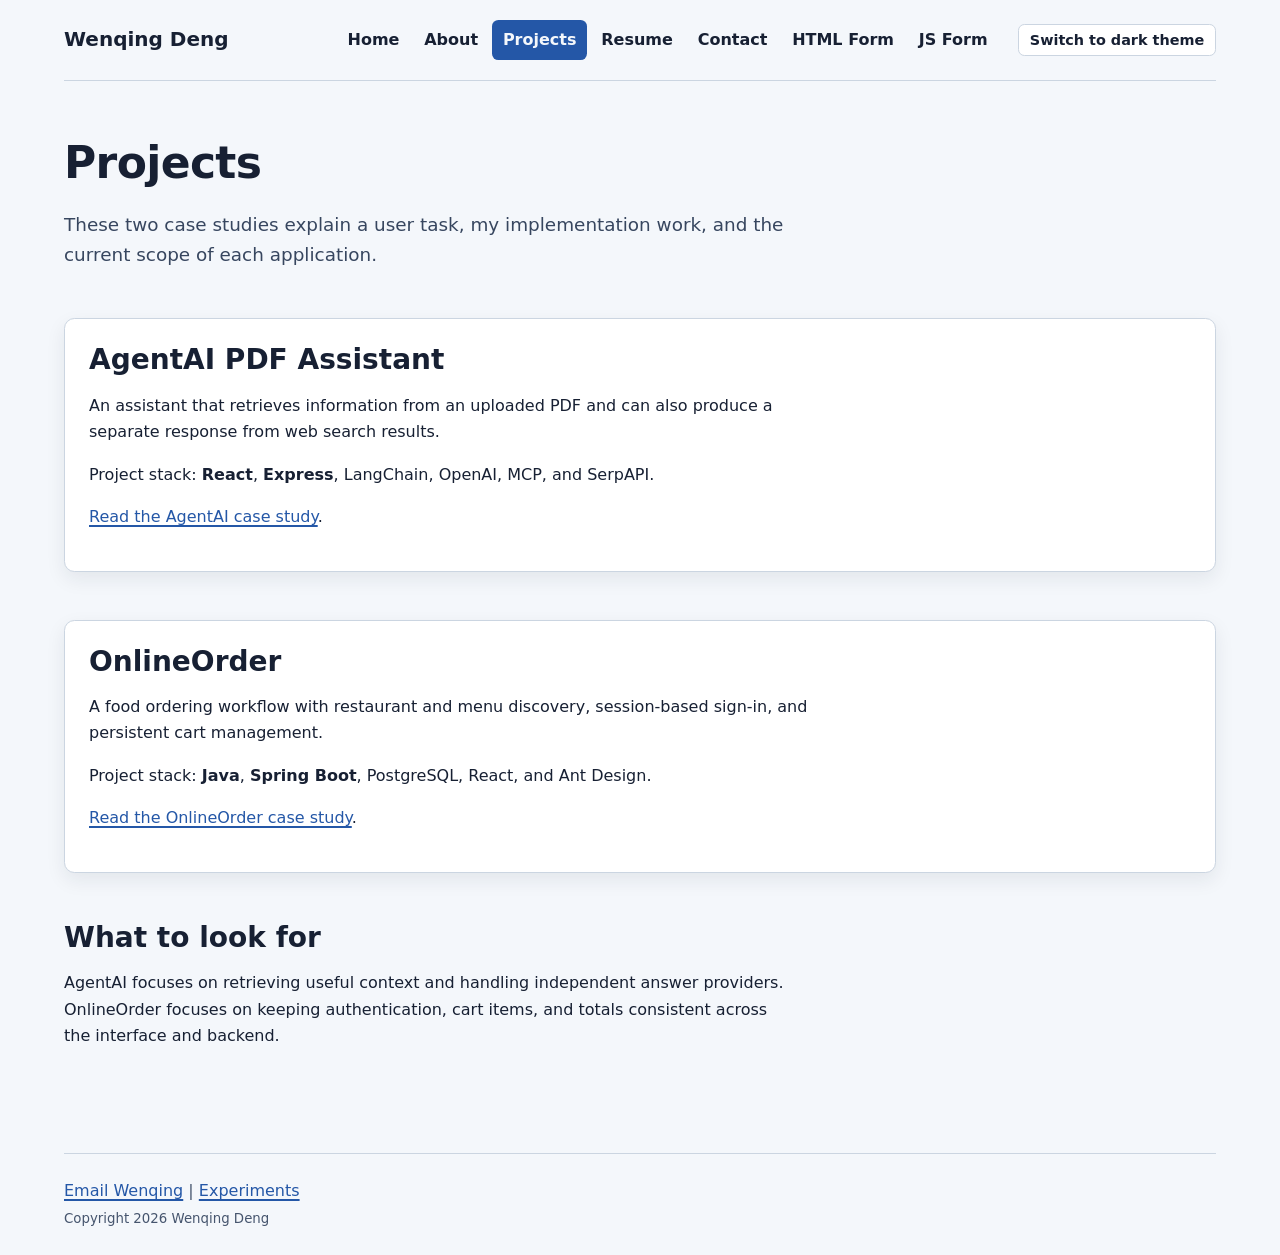
<file: projects.html>
<!doctype html>
<html lang="en">
<head>
  <meta charset="utf-8">
  <meta name="viewport" content="width=device-width, initial-scale=1">
  <meta name="description" content="Projects in Wenqing Deng's software engineering portfolio.">
  <title>Projects | Wenqing Deng</title>
  <link rel="icon" href="favicon.svg" type="image/svg+xml">
  <link rel="stylesheet" href="main.css">
  <script src="theme.js" defer></script>
</head>
<body>
  <header>
    <p><a href="index.html"><span translate="no">Wenqing Deng</span></a></p>
    <nav aria-label="Main navigation">
      <ul>
        <li><a href="index.html">Home</a></li>
        <li><a href="about.html">About</a></li>
        <li><a href="projects.html" aria-current="page">Projects</a></li>
        <li><a href="resume.html">Resume</a></li>
        <li><a href="contact.html">Contact</a></li>
        <li><a href="form-no-js.html">HTML Form</a></li>
        <li><a href="form-with-js.html">JS Form</a></li>
      </ul>
    </nav>
    <div class="theme-controls js-only">
      <button class="theme-toggle" type="button" data-theme-toggle aria-pressed="false">Switch to dark theme</button>
    </div>
  </header>
  <main id="main-content">
<h1>Projects</h1>
    <p>These two case studies explain a user task, my implementation work, and the current scope of each application.</p>
    <article aria-labelledby="agentai-preview">
      <project-summary>
        <h2 id="agentai-preview">AgentAI PDF Assistant</h2>
        <p>An assistant that retrieves information from an uploaded PDF and can also produce a separate response from web search results.</p>
        <p>Project stack: <b>React</b>, <b>Express</b>, LangChain, OpenAI, MCP, and SerpAPI.</p>
        <p><a href="agentai.html">Read the AgentAI case study</a>.</p>
      </project-summary>
    </article>
    <article aria-labelledby="onlineorder-preview">
      <project-summary>
        <h2 id="onlineorder-preview">OnlineOrder</h2>
        <p>A food ordering workflow with restaurant and menu discovery, session-based sign-in, and persistent cart management.</p>
        <p>Project stack: <b>Java</b>, <b>Spring Boot</b>, PostgreSQL, React, and Ant Design.</p>
        <p><a href="onlineorder.html">Read the OnlineOrder case study</a>.</p>
      </project-summary>
    </article>
    <section aria-labelledby="reading-guide">
      <h2 id="reading-guide">What to look for</h2>
      <p>AgentAI focuses on retrieving useful context and handling independent answer providers.
      OnlineOrder focuses on keeping authentication, cart items, and totals consistent across the interface and backend.</p>
    </section>
  </main>
  <footer>
    <p><a href="mailto:w2deng@ucsd.edu">Email Wenqing</a> | <a href="experiments.html">Experiments</a><br>
    <small>Copyright 2026 Wenqing Deng</small></p>
  </footer>
</body>
</html>
</file>
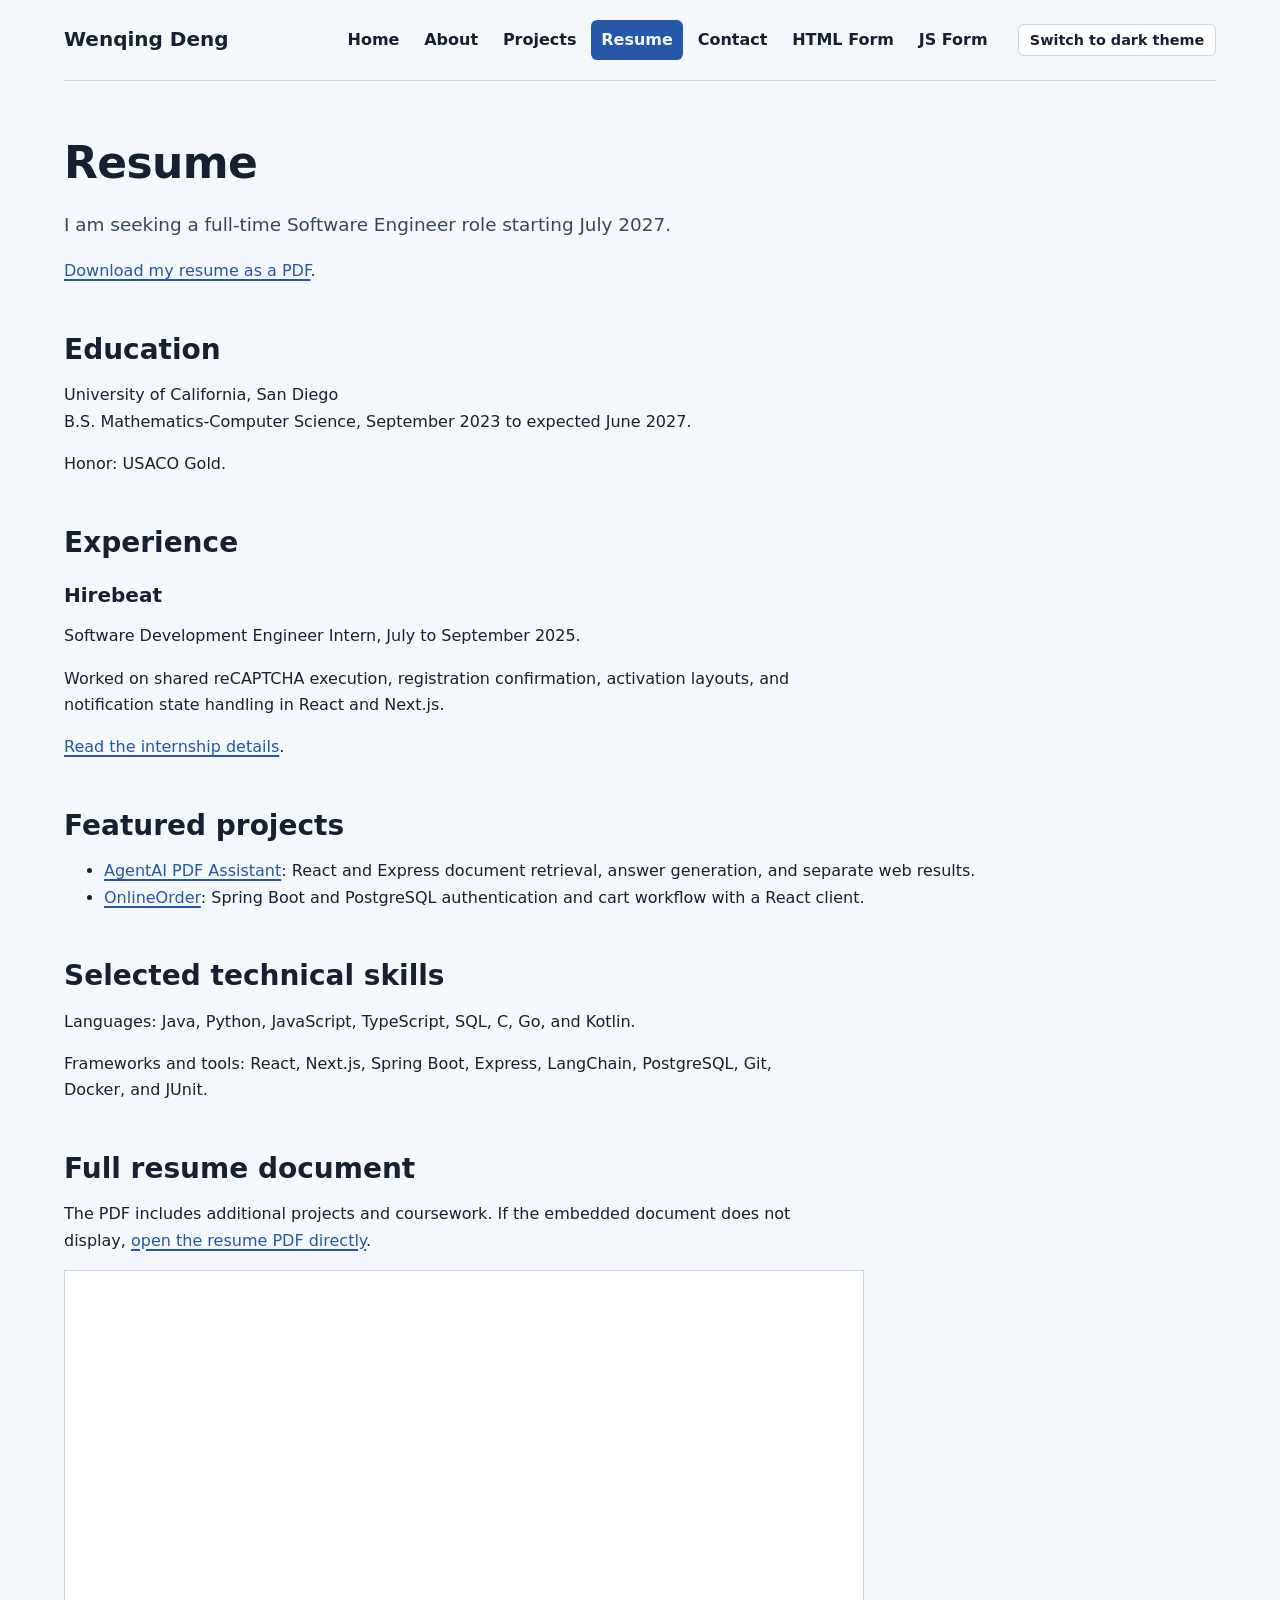
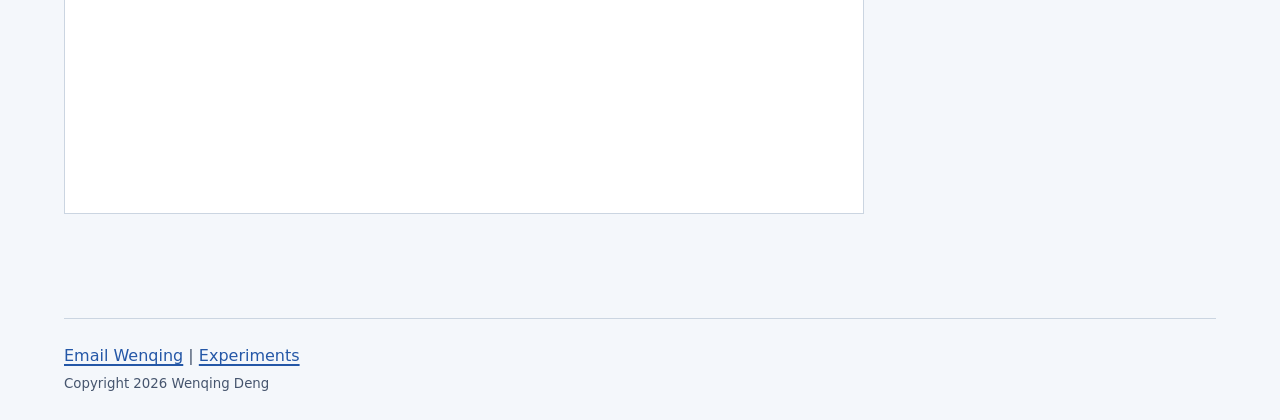
<file: resume.html>
<!doctype html>
<html lang="en">
<head>
  <meta charset="utf-8">
  <meta name="viewport" content="width=device-width, initial-scale=1">
  <meta name="description" content="Resume in Wenqing Deng's software engineering portfolio.">
  <title>Resume | Wenqing Deng</title>
  <link rel="icon" href="favicon.svg" type="image/svg+xml">
  <link rel="stylesheet" href="main.css">
  <script src="theme.js" defer></script>
</head>
<body>
  <header>
    <p><a href="index.html"><span translate="no">Wenqing Deng</span></a></p>
    <nav aria-label="Main navigation">
      <ul>
        <li><a href="index.html">Home</a></li>
        <li><a href="about.html">About</a></li>
        <li><a href="projects.html">Projects</a></li>
        <li><a href="resume.html" aria-current="page">Resume</a></li>
        <li><a href="contact.html">Contact</a></li>
        <li><a href="form-no-js.html">HTML Form</a></li>
        <li><a href="form-with-js.html">JS Form</a></li>
      </ul>
    </nav>
    <div class="theme-controls js-only">
      <button class="theme-toggle" type="button" data-theme-toggle aria-pressed="false">Switch to dark theme</button>
    </div>
  </header>
  <main id="main-content">
<h1>Resume</h1>
    <p>I am seeking a full-time Software Engineer role starting July 2027.</p>
    <p><a href="Wenqing_Deng_Resume.pdf" download>Download my resume as a PDF</a>.</p>
    <section aria-labelledby="resume-education">
      <h2 id="resume-education">Education</h2>
      <p>University of California, San Diego<br>
      B.S. Mathematics-Computer Science, September 2023 to expected June 2027.</p>
      <p>Honor: USACO Gold.</p>
    </section>
    <section aria-labelledby="resume-experience">
      <h2 id="resume-experience">Experience</h2>
      <h3>Hirebeat</h3>
      <p>Software Development Engineer Intern, July to September 2025.</p>
      <p>Worked on shared reCAPTCHA execution, registration confirmation, activation layouts, and notification state handling in React and Next.js.</p>
      <p><a href="about.html#hirebeat">Read the internship details</a>.</p>
    </section>
    <section aria-labelledby="resume-projects">
      <h2 id="resume-projects">Featured projects</h2>
      <ul>
        <li><a href="agentai.html">AgentAI PDF Assistant</a>: React and Express document retrieval, answer generation, and separate web results.</li>
        <li><a href="onlineorder.html">OnlineOrder</a>: Spring Boot and PostgreSQL authentication and cart workflow with a React client.</li>
      </ul>
    </section>
    <section aria-labelledby="resume-skills">
      <h2 id="resume-skills">Selected technical skills</h2>
      <p>Languages: Java, Python, JavaScript, TypeScript, SQL, C, Go, and Kotlin.</p>
      <p>Frameworks and tools: React, Next.js, Spring Boot, Express, LangChain, PostgreSQL, Git, Docker, and JUnit.</p>
    </section>
    <section aria-labelledby="resume-document">
      <h2 id="resume-document">Full resume document</h2>
      <p>The PDF includes additional projects and coursework. If the embedded document does not display,
      <a href="Wenqing_Deng_Resume.pdf">open the resume PDF directly</a>.</p>
      <iframe src="Wenqing_Deng_Resume.pdf" title="Wenqing Deng resume PDF" width="320" height="420"></iframe>
    </section>
  </main>
  <footer>
    <p><a href="mailto:w2deng@ucsd.edu">Email Wenqing</a> | <a href="experiments.html">Experiments</a><br>
    <small>Copyright 2026 Wenqing Deng</small></p>
  </footer>
</body>
</html>
</file>
<file: main.css>
/* Shared HW4 portfolio styles. The light theme is the readable no-JavaScript default. */

:root {
  color-scheme: light;
  --color-text: #172033;
  --color-muted: #46556e;
  --color-intro: #37465f;
  --color-background: #f4f7fb;
  --color-surface: #ffffff;
  --color-surface-muted: #eef3fb;
  --color-accent: #2457a7;
  --color-accent-dark: #173d78;
  --color-nav-hover: #e0e9f8;
  --color-border: #cbd5e1;
  --color-input-border: #65758b;
  --color-focus: #d97706;
  --color-error: #b42318;
  --color-error-surface: #fff1f0;
  --color-valid: #267a3f;
  --color-warning: #8a4b08;
  --color-warning-surface: #fff7df;
  --shadow-card: 0 0.45rem 1.2rem rgb(23 32 51 / 8%);
  --font-body: Inter, ui-sans-serif, system-ui, -apple-system, BlinkMacSystemFont, "Segoe UI", sans-serif;
  --content-width: 72rem;
  --space-section: 3rem;
}

html[data-theme="dark"] {
  color-scheme: dark;
  --color-text: #edf3fc;
  --color-muted: #becbe0;
  --color-intro: #d5deed;
  --color-background: #101827;
  --color-surface: #192438;
  --color-surface-muted: #22314a;
  --color-accent: #8db8ff;
  --color-accent-dark: #b9d3ff;
  --color-nav-hover: #273958;
  --color-border: #52627b;
  --color-input-border: #8090aa;
  --color-focus: #ffbd5c;
  --color-error: #ffaaa2;
  --color-error-surface: #421f25;
  --color-valid: #7edb99;
  --color-warning: #ffd089;
  --color-warning-surface: #3c301d;
  --shadow-card: 0 0.45rem 1.2rem rgb(0 0 0 / 28%);
}

* {
  box-sizing: border-box;
}

html {
  background-color: var(--color-background);
}

body {
  min-height: 100vh;
  margin: 0;
  background-color: var(--color-background);
  color: var(--color-text);
  font-family: var(--font-body);
  font-size: 1rem;
  line-height: 1.65;
}

header,
main,
body > footer {
  width: min(100% - 3rem, var(--content-width));
  margin-inline: auto;
}

header {
  display: flex;
  align-items: center;
  gap: 1.25rem;
  padding-block: 1.25rem;
  border-bottom: 0.1rem solid var(--color-border);
}

header > p {
  flex: 0 0 auto;
  margin: 0;
  font-size: 1.25rem;
  font-weight: 800;
}

header > p a {
  color: var(--color-text);
  text-decoration: none;
}

nav {
  min-width: 0;
  margin-left: auto;
}

nav > ul {
  display: flex;
  flex-wrap: wrap;
  justify-content: flex-end;
  gap: 0.25rem;
  margin: 0;
  padding: 0;
  list-style: none;
}

nav a {
  display: block;
  padding: 0.42em 0.65em;
  border-radius: 0.4rem;
  color: var(--color-text);
  font-weight: 650;
  text-decoration: none;
}

nav a:hover {
  background-color: var(--color-nav-hover);
  color: var(--color-accent-dark);
}

nav a[aria-current="page"] {
  background-color: var(--color-accent);
  color: var(--color-background);
}

nav a[aria-current="page"]:hover {
  background-color: var(--color-accent-dark);
  color: var(--color-background);
}

.js-only {
  display: none;
}

.js-enabled .js-only {
  display: flex;
}

.theme-controls {
  flex: 0 0 auto;
}

.theme-toggle {
  min-width: 8.75rem;
  padding: 0.5em 0.75em;
  border-color: var(--color-border);
  background-color: var(--color-surface);
  color: var(--color-text);
  font-size: 0.9rem;
}

.theme-toggle:hover {
  background-color: var(--color-nav-hover);
}

main {
  padding-block: 3.5rem;
}

h1,
h2,
h3 {
  color: var(--color-text);
  line-height: 1.2;
}

h1 {
  margin: 0 0 1.25rem;
  font-size: 2.75rem;
  letter-spacing: -0.04rem;
}

h2 {
  margin: 0 0 1rem;
  font-size: 1.75rem;
}

h3 {
  margin: 1.5rem 0 0.6rem;
  font-size: 1.25rem;
}

p,
li,
dd,
dt,
label,
input,
textarea,
button {
  font-size: 1rem;
}

p {
  max-width: 72ch;
}

h1 + p {
  max-width: 62ch;
  color: var(--color-intro);
  font-size: 1.15rem;
}

section,
main > article,
main > div[role="group"] {
  margin-block: var(--space-section);
}

a {
  color: var(--color-accent);
  text-decoration-thickness: 0.1rem;
  text-underline-offset: 0.18rem;
}

a:hover {
  color: var(--color-accent-dark);
  text-decoration-thickness: 0.16rem;
}

:where(a, button, input, textarea, select, audio, video):focus-visible {
  outline: 0.2rem solid var(--color-focus);
  outline-offset: 0.2rem;
}

section[aria-labelledby="selected-work"] {
  display: grid;
  grid-template-columns: repeat(2, minmax(0, 1fr));
  gap: 1.25rem;
}

section[aria-labelledby="selected-work"] > h2 {
  grid-column: 1 / -1;
}

section[aria-labelledby="selected-work"] > article,
project-summary,
main > div[role="group"] {
  padding: 1.5rem;
  border: 0.1rem solid var(--color-border);
  border-radius: 0.65rem;
  background-color: var(--color-surface);
  box-shadow: var(--shadow-card);
}

section[aria-labelledby="selected-work"] article h3,
main > article h2,
project-summary h2,
project-summary h3,
main > div[role="group"] h2 {
  margin-top: 0;
}

project-summary {
  display: block;
}

project-summary > dialog {
  position: static;
  width: 100%;
  margin: 0;
  padding: 1rem;
  border: 0;
  background-color: var(--color-surface-muted);
  color: var(--color-text);
}

figure {
  width: fit-content;
  max-width: 100%;
  margin: 1.5rem 0;
  padding: 1rem;
  border: 0.1rem solid var(--color-border);
  border-radius: 0.5rem;
  background-color: var(--color-surface);
}

figcaption,
body > footer {
  color: var(--color-muted);
}

figcaption {
  margin-top: 0.65rem;
  font-size: 0.9rem;
}

img,
picture,
video,
iframe,
canvas {
  display: block;
  max-width: 100%;
}

img,
video {
  height: auto;
}

audio {
  max-width: 100%;
}

iframe {
  width: min(100%, 50rem);
  min-height: 34rem;
  border: 0.1rem solid var(--color-border);
  background-color: var(--color-surface);
}

fieldset {
  margin: 0;
  padding: 1.25rem;
  border: 0.1rem solid var(--color-border);
  border-radius: 0.5rem;
}

input,
textarea {
  max-width: 100%;
  padding: 0.7em 0.8em;
  border: 0.12rem solid var(--color-input-border);
  border-radius: 0.35rem;
  background-color: var(--color-surface);
  color: var(--color-text);
  font-family: inherit;
}

textarea {
  width: min(100%, 36rem);
}

button {
  padding: 0.65em 1.1em;
  border: 0.12rem solid var(--color-accent-dark);
  border-radius: 0.4rem;
  background-color: var(--color-accent);
  color: var(--color-background);
  font-family: inherit;
  font-weight: 700;
}

button:not(:disabled) {
  cursor: pointer;
}

/* Contact forms */
.contact-form {
  width: min(100%, 48rem);
  margin-top: 2rem;
  padding: clamp(1.25rem, 4vw, 2rem);
  border: 0.1rem solid var(--color-border);
  border-radius: 0.7rem;
  background-color: var(--color-surface);
  box-shadow: var(--shadow-card);
}

.form-intro {
  margin-top: 0;
}

.form-field {
  display: grid;
  gap: 0.45rem;
  margin-block: 1.35rem;
}

.form-field label {
  font-weight: 750;
}

.form-field input,
.form-field textarea {
  width: 100%;
}

.field-instructions {
  margin: 0;
  color: var(--color-muted);
  font-size: 0.92rem;
}

.required-marker,
.required-note {
  font-weight: 700;
}

.required-marker {
  color: var(--color-error);
}

.contact-form :required {
  border-inline-start-width: 0.32rem;
}

.contact-form :user-invalid,
.contact-form .field-invalid {
  border-color: var(--color-error);
  box-shadow: 0 0 0 0.12rem var(--color-error);
}

.contact-form :user-valid:not(:focus),
.contact-form .field-valid:not(:focus) {
  border-color: var(--color-valid);
}

.form-feedback {
  margin-block: 1.25rem;
  padding: 1rem;
  border: 0.1rem solid var(--color-border);
  border-radius: 0.45rem;
}

.form-feedback h2 {
  margin: 0 0 0.65rem;
  font-size: 1.1rem;
}

.form-feedback p {
  margin: 0.35rem 0;
}

.error-area {
  border-color: var(--color-error);
  background-color: var(--color-error-surface);
}

.field-error {
  color: var(--color-error);
  font-weight: 650;
}

.information-area {
  background-color: var(--color-surface-muted);
}

.information-area.warning {
  border-color: var(--color-warning);
  background-color: var(--color-warning-surface);
  color: var(--color-warning);
  font-weight: 700;
}

.form-actions {
  margin: 1.5rem 0 0;
}

.form-alternative {
  margin-top: 1.5rem;
}

[hidden] {
  display: none !important;
}

.visually-hidden {
  position: absolute;
  width: 1px;
  height: 1px;
  padding: 0;
  margin: -1px;
  overflow: hidden;
  clip: rect(0, 0, 0, 0);
  white-space: nowrap;
  border: 0;
}

body > footer {
  padding-block: 1.5rem;
  border-top: 0.1rem solid var(--color-border);
}

body > footer p {
  margin: 0;
}

/* Same-document View Transition API animation for theme changes. */
::view-transition-old(root),
::view-transition-new(root) {
  animation-duration: 350ms;
}

@media (prefers-reduced-motion: reduce) {
  ::view-transition-old(root),
  ::view-transition-new(root) {
    animation-duration: 0.01ms;
  }
}

@media (max-width: 56rem) {
  header {
    align-items: flex-start;
    flex-wrap: wrap;
  }

  nav {
    order: 3;
    width: 100%;
    margin-left: 0;
  }

  nav > ul {
    justify-content: flex-start;
  }

  .theme-controls {
    margin-left: auto;
  }
}

@media (max-width: 40rem) {
  header,
  main,
  body > footer {
    width: min(100% - 2rem, var(--content-width));
  }

  header {
    gap: 0.75rem;
  }

  nav a {
    padding: 0.5em 0.65em;
  }

  main {
    padding-block: 2.25rem;
  }

  h1 {
    font-size: 2.15rem;
  }

  h2 {
    font-size: 1.5rem;
  }

  section[aria-labelledby="selected-work"] {
    grid-template-columns: 1fr;
  }

  iframe {
    min-height: 28rem;
  }
}

@media (max-width: 28rem) {
  .theme-controls {
    width: 100%;
    margin-left: 0;
  }

  .theme-toggle {
    width: 100%;
  }
}
</file>
